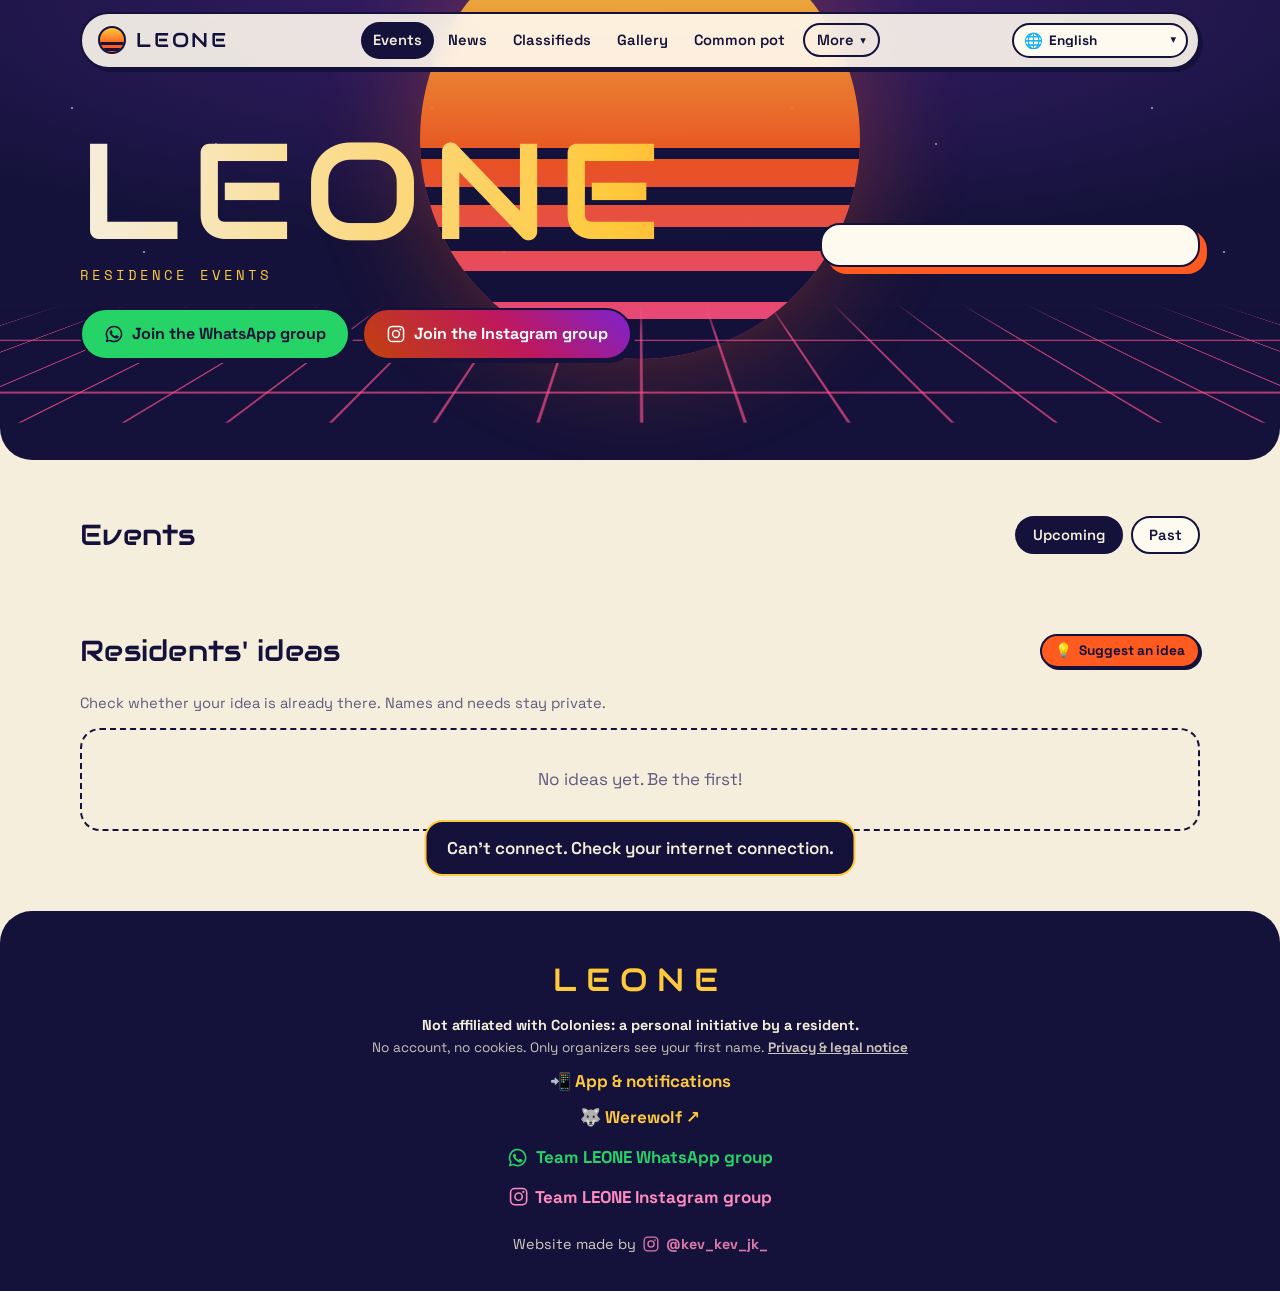
<file: index.html>
<!doctype html>
<html lang="fr">
<head>
  <meta charset="utf-8">
  <meta name="viewport" content="width=device-width, initial-scale=1">
  <meta http-equiv="Content-Security-Policy" content="default-src 'self'; script-src 'self'; style-src 'self' 'unsafe-inline'; font-src 'self'; img-src 'self' data: blob: https://*.supabase.co; connect-src 'self' https://*.supabase.co; base-uri 'none'; form-action 'none'; object-src 'none'">
  <meta name="referrer" content="no-referrer">
  <title>LEONE</title>
  <meta name="description" content="Événements de la résidence LEONE · LEONE residence events">
  <meta name="theme-color" content="#14123a">
  <link rel="manifest" href="manifest.webmanifest">
  <link rel="apple-touch-icon" href="icons/apple-touch-icon.png">
  <meta name="mobile-web-app-capable" content="yes">
  <meta name="apple-mobile-web-app-capable" content="yes">
  <meta name="apple-mobile-web-app-status-bar-style" content="black-translucent">
  <meta name="apple-mobile-web-app-title" content="LEONE">
  <link rel="icon" href="data:image/svg+xml,<svg xmlns='http://www.w3.org/2000/svg' viewBox='0 0 64 64'><defs><linearGradient id='g' x1='0' y1='0' x2='0' y2='1'><stop offset='0' stop-color='%23ffd23f'/><stop offset='1' stop-color='%23ff4f1f'/></linearGradient></defs><circle cx='32' cy='32' r='30' fill='url(%23g)'/><rect x='0' y='36' width='64' height='4' fill='%2314123a'/><rect x='0' y='46' width='64' height='5' fill='%2314123a'/></svg>">
  <link rel="stylesheet" href="css/fonts.css">
  <link rel="stylesheet" href="css/style.css">
</head>
<body>
  <a class="skip" href="#main" data-i18n="skip"></a>

  <header class="topbar" id="topbar">
    <a href="#/" class="logo" aria-label="LEONE">
      <span class="logo-sun" aria-hidden="true"></span>
      <span class="logo-word">LEONE</span>
    </a>
    <nav class="nav" id="nav" data-i18n-aria="nav.label">
      <a href="#/" data-nav="home"><span class="nav-ico" aria-hidden="true">📅</span><span data-i18n="nav.events"></span></a>
      <a href="#/infos" data-nav="infos"><span class="nav-ico" aria-hidden="true">📢</span><span data-i18n="nav.infos"></span></a>
      <a href="#/ads" data-nav="ads"><span class="nav-ico" aria-hidden="true">🤝</span><span data-i18n="nav.ads"></span></a>
      <a href="#/gallery" data-nav="gallery"><span class="nav-ico" aria-hidden="true">📸</span><span data-i18n="nav.gallery"></span></a>
      <a href="#/pot" data-nav="pot"><span class="nav-ico" aria-hidden="true">🪙</span><span data-i18n="nav.pot"></span></a>
      <div class="nav-more">
        <button type="button" class="nav-more-btn" id="moreBtn" aria-expanded="false" aria-controls="moreMenu"><span class="nav-ico" aria-hidden="true">☰</span><span data-i18n="nav.more"></span><span class="caret" aria-hidden="true">▾</span></button>
        <div class="more-menu" id="moreMenu" hidden>
          <a href="#/report" data-nav="report"><span aria-hidden="true">🛠️</span><span data-i18n="nav.report"></span></a>
          <a href="#/polls" data-nav="polls"><span aria-hidden="true">🗳️</span><span data-i18n="nav.polls"></span></a>
          <a href="#/inventory" data-nav="inventory"><span aria-hidden="true">📦</span><span data-i18n="nav.inventory"></span></a>
          <a href="#/guide" data-nav="guide"><span aria-hidden="true">📖</span><span data-i18n="nav.guide"></span></a>
          <a href="https://jk-asfc.github.io/loup-garou/" target="_blank" rel="noopener"><span aria-hidden="true">🐺</span><span data-i18n="nav.werewolf"></span> <span aria-hidden="true">↗</span></a>
          <a href="#/app" data-nav="app"><span aria-hidden="true">📲</span><span data-i18n="nav.app"></span></a>
          <a href="#/admin" data-nav="admin"><span aria-hidden="true">🔐</span><span data-i18n="nav.admin"></span></a>
        </div>
      </div>
    </nav>
    <div class="top-actions">
      <label class="lang">
        <span class="lang-ico" aria-hidden="true">🌐</span>
        <span class="sr-only" data-i18n="lang.label"></span>
        <select id="langSelect"></select>
      </label>
    </div>
  </header>

  <div class="demo-banner" id="demoBanner" hidden>
    <span data-i18n-html="demo.banner"></span>
    <button class="demo-close" id="demoClose" data-i18n-aria="demo.close">✕</button>
  </div>

  <main id="main">

    <!-- ============ ACCUEIL = LISTE DES ÉVÉNEMENTS ============ -->
    <section class="view" data-view="home">
      <div class="hero">
        <div class="hero-sky" aria-hidden="true">
          <div class="stars"></div>
          <div class="sun"><i></i><i></i><i></i><i></i><i></i></div>
        </div>
        <div class="hero-grid" aria-hidden="true"></div>
        <div class="hero-content">
          <h1 class="hero-title">LEONE</h1>
          <p class="kicker" data-i18n="home.kicker"></p>
          <div class="hero-social"><a class="btn btn-wa wa-link" href="#" target="_blank" rel="noopener noreferrer" hidden><svg class="wa-ico" viewBox="0 0 24 24" aria-hidden="true" focusable="false"><path fill="currentColor" d="M12 2a10 10 0 0 0-8.6 15.1L2 22l5-1.3A10 10 0 1 0 12 2Zm0 18.2a8.2 8.2 0 0 1-4.2-1.2l-.3-.2-3 .8.8-2.9-.2-.3A8.2 8.2 0 1 1 12 20.2Zm4.5-6.1c-.2-.1-1.5-.7-1.7-.8s-.4-.1-.6.1-.7.8-.8 1-.3.2-.5.1a6.7 6.7 0 0 1-3.3-2.9c-.3-.4.3-.4.7-1.4a.5.5 0 0 0 0-.4l-.8-1.8c-.2-.5-.4-.4-.6-.4h-.5a1 1 0 0 0-.7.3 3 3 0 0 0-.9 2.2 5.2 5.2 0 0 0 1.1 2.7 11.8 11.8 0 0 0 4.5 4c1.7.7 2.3.8 3.2.6a2.7 2.7 0 0 0 1.8-1.3 2.2 2.2 0 0 0 .2-1.3c-.1-.1-.3-.2-.5-.3Z"/></svg><span data-i18n="wa.join"></span></a><a class="btn btn-ig ig-link" href="#" target="_blank" rel="noopener noreferrer" hidden><svg class="wa-ico" viewBox="0 0 24 24" aria-hidden="true" focusable="false"><path fill="currentColor" d="M12 7a5 5 0 1 0 0 10 5 5 0 0 0 0-10Zm0 8.2a3.2 3.2 0 1 1 0-6.4 3.2 3.2 0 0 1 0 6.4ZM17.3 5.5a1.2 1.2 0 1 0 0 2.4 1.2 1.2 0 0 0 0-2.4ZM16.5 2h-9A5.5 5.5 0 0 0 2 7.5v9A5.5 5.5 0 0 0 7.5 22h9a5.5 5.5 0 0 0 5.5-5.5v-9A5.5 5.5 0 0 0 16.5 2Zm3.7 14.5a3.7 3.7 0 0 1-3.7 3.7h-9a3.7 3.7 0 0 1-3.7-3.7v-9a3.7 3.7 0 0 1 3.7-3.7h9a3.7 3.7 0 0 1 3.7 3.7Z"/></svg><span data-i18n="ig.join"></span></a></div>
        </div>
        <aside class="next-card" id="nextCard" aria-live="polite"></aside>
      </div>

      <section class="block">
        <div id="homeNotices"></div>
        <div id="homePolls"></div>
        <div class="list-head">
          <h2 data-i18n="home.title"></h2>
          <div class="filters" id="filters" role="tablist" data-i18n-aria="filter.aria">
            <button class="chip is-active" data-filter="upcoming" role="tab" aria-selected="true" data-i18n="filter.upcoming"></button>
            <button class="chip" data-filter="past" role="tab" aria-selected="false" data-i18n="filter.past"></button>
          </div>
        </div>
        <div class="cards" id="eventList"></div>
      </section>

      <section class="block ideas-block" id="ideas" aria-labelledby="ideasTitle">
        <div class="list-head">
          <h2 id="ideasTitle" data-i18n="prop.homeTitle"></h2>
          <button type="button" class="btn btn-primary btn-sm" id="ideaToggle" aria-expanded="false" aria-controls="propMain">💡 <span data-i18n="prop.cta"></span></button>
        </div>
        <div id="propMain" hidden></div>
        <div id="propList" aria-live="polite"></div>
      </section>
    </section>

    <!-- ============ DÉTAIL ÉVÉNEMENT ============ -->
    <section class="view" data-view="event" hidden>
      <div id="eventDetail"></div>
    </section>

    <!-- ============ POT COMMUN ============ -->
    <section class="view" data-view="pot" hidden>
      <div class="page-head">
        <h1 data-i18n="pot.title"></h1>
      </div>
      <div class="block" id="potRoot"></div>
    </section>

    <!-- ============ INFOS ============ -->
    <section class="view" data-view="infos" hidden>
      <div class="page-head">
        <h1 data-i18n="infos.title"></h1>
        <p class="lead" data-i18n="infos.lead"></p>
      </div>
      <div class="block narrow" id="infosRoot"></div>
    </section>

    <!-- ============ INVENTAIRE ============ -->
    <section class="view" data-view="inventory" hidden>
      <div class="page-head">
        <h1 data-i18n="inv.title"></h1>
        <p class="lead" data-i18n="inv.lead"></p>
      </div>
      <div class="block" id="inventoryRoot"></div>
    </section>

    <!-- ============ MODE D'EMPLOI ============ -->
    <section class="view" data-view="guide" hidden>
      <div class="page-head">
        <h1 data-i18n="guide.title"></h1>
      </div>
      <div class="block" id="guideRoot"></div>
    </section>

    <!-- ============ PETITES ANNONCES ============ -->
    <section class="view" data-view="gallery" hidden>
      <div class="page-head"><h1 data-i18n="nav.gallery"></h1><p class="lead" data-i18n="galp.lead"></p></div>
      <div class="block" id="galleryRoot"></div>
    </section>

    <section class="view" data-view="ads" hidden>
      <div class="page-head"><h1 data-i18n="ads.title"></h1><p class="lead" data-i18n="ads.lead"></p></div>
      <div class="block" id="adsRoot"></div>
    </section>

    <!-- ============ SIGNALER UN PROBLÈME ============ -->
    <!-- ============ CONFIDENTIALITÉ & MENTIONS LÉGALES ============ -->
    <section class="view" data-view="legal" hidden>
      <div class="page-head"><h1 data-i18n="legal.title"></h1></div>
      <div class="block narrow" id="legalRoot"></div>
    </section>

    <section class="view" data-view="report" hidden>
      <div class="page-head"><h1 data-i18n="rep.title"></h1><p class="lead" data-i18n="sup.lead"></p></div>
      <div class="block" id="reportRoot"></div>
    </section>

    <!-- ============ SONDAGES ============ -->
    <section class="view" data-view="polls" hidden>
      <div class="page-head"><h1 data-i18n="poll.title"></h1><p class="lead" data-i18n="poll.lead"></p></div>
      <div class="block" id="pollsRoot"></div>
    </section>

    <!-- ============ APPLI & NOTIFICATIONS ============ -->
    <section class="view" data-view="app" hidden>
      <div class="page-head"><h1 data-i18n="app.title"></h1><p class="lead" data-i18n="app.lead"></p></div>
      <div class="block" id="appRoot"></div>
    </section>

    <!-- ============ ORGANISER ============ -->
    <section class="view" data-view="admin" hidden>
      <div class="page-head">
        <h1 data-i18n="admin.title"></h1>
      </div>
      <div class="block" id="adminRoot"></div>
    </section>

  </main>

  <footer class="footer">
    <p class="footer-logo">LEONE</p>
    <p class="footer-aff" data-i18n="footer.notAffiliated"></p>
    <p class="footer-privacy"><span data-i18n="footer.privacy2"></span> <a href="#/legal" data-i18n="footer.legal"></a></p>
    <p class="footer-app"><a href="#/app">📲 <span data-i18n="nav.app"></span></a></p>
    <p class="footer-app"><a href="https://jk-asfc.github.io/loup-garou/" target="_blank" rel="noopener">🐺 <span data-i18n="nav.werewolf"></span> ↗</a></p>
    <p class="footer-wa"><a class="wa-link" href="#" target="_blank" rel="noopener noreferrer" hidden><svg class="wa-ico" viewBox="0 0 24 24" aria-hidden="true" focusable="false"><path fill="currentColor" d="M12 2a10 10 0 0 0-8.6 15.1L2 22l5-1.3A10 10 0 1 0 12 2Zm0 18.2a8.2 8.2 0 0 1-4.2-1.2l-.3-.2-3 .8.8-2.9-.2-.3A8.2 8.2 0 1 1 12 20.2Zm4.5-6.1c-.2-.1-1.5-.7-1.7-.8s-.4-.1-.6.1-.7.8-.8 1-.3.2-.5.1a6.7 6.7 0 0 1-3.3-2.9c-.3-.4.3-.4.7-1.4a.5.5 0 0 0 0-.4l-.8-1.8c-.2-.5-.4-.4-.6-.4h-.5a1 1 0 0 0-.7.3 3 3 0 0 0-.9 2.2 5.2 5.2 0 0 0 1.1 2.7 11.8 11.8 0 0 0 4.5 4c1.7.7 2.3.8 3.2.6a2.7 2.7 0 0 0 1.8-1.3 2.2 2.2 0 0 0 .2-1.3c-.1-.1-.3-.2-.5-.3Z"/></svg><span data-i18n="wa.footer"></span></a></p>
    <p class="footer-ig"><a class="ig-link" href="#" target="_blank" rel="noopener noreferrer" hidden><svg class="wa-ico" viewBox="0 0 24 24" aria-hidden="true" focusable="false"><path fill="currentColor" d="M12 7a5 5 0 1 0 0 10 5 5 0 0 0 0-10Zm0 8.2a3.2 3.2 0 1 1 0-6.4 3.2 3.2 0 0 1 0 6.4ZM17.3 5.5a1.2 1.2 0 1 0 0 2.4 1.2 1.2 0 0 0 0-2.4ZM16.5 2h-9A5.5 5.5 0 0 0 2 7.5v9A5.5 5.5 0 0 0 7.5 22h9a5.5 5.5 0 0 0 5.5-5.5v-9A5.5 5.5 0 0 0 16.5 2Zm3.7 14.5a3.7 3.7 0 0 1-3.7 3.7h-9a3.7 3.7 0 0 1-3.7-3.7v-9a3.7 3.7 0 0 1 3.7-3.7h9a3.7 3.7 0 0 1 3.7 3.7Z"/></svg><span data-i18n="ig.footer"></span></a></p>
    <p class="footer-credit" id="creditLine" hidden><span data-i18n="credit.by"></span> <a class="ig-credit" id="creditLink" href="#" target="_blank" rel="noopener noreferrer"><svg class="wa-ico" viewBox="0 0 24 24" aria-hidden="true" focusable="false"><path fill="currentColor" d="M12 7a5 5 0 1 0 0 10 5 5 0 0 0 0-10Zm0 8.2a3.2 3.2 0 1 1 0-6.4 3.2 3.2 0 0 1 0 6.4ZM17.3 5.5a1.2 1.2 0 1 0 0 2.4 1.2 1.2 0 0 0 0-2.4ZM16.5 2h-9A5.5 5.5 0 0 0 2 7.5v9A5.5 5.5 0 0 0 7.5 22h9a5.5 5.5 0 0 0 5.5-5.5v-9A5.5 5.5 0 0 0 16.5 2Zm3.7 14.5a3.7 3.7 0 0 1-3.7 3.7h-9a3.7 3.7 0 0 1-3.7-3.7v-9a3.7 3.7 0 0 1 3.7-3.7h9a3.7 3.7 0 0 1 3.7 3.7Z"/></svg><span id="creditName"></span></a></p>
  </footer>

  <div class="toast" id="toast" role="status" aria-live="polite"></div>

  <script src="js/config.js"></script>
  <script src="js/i18n.js"></script>
  <script src="js/guide-seed.js"></script>
  <script src="js/store.js"></script>
  <script src="js/residence.js"></script>
  <script src="js/community.js"></script>
  <script src="js/legal.js"></script>
  <script src="js/app.js"></script>
</body>
</html>
</file>
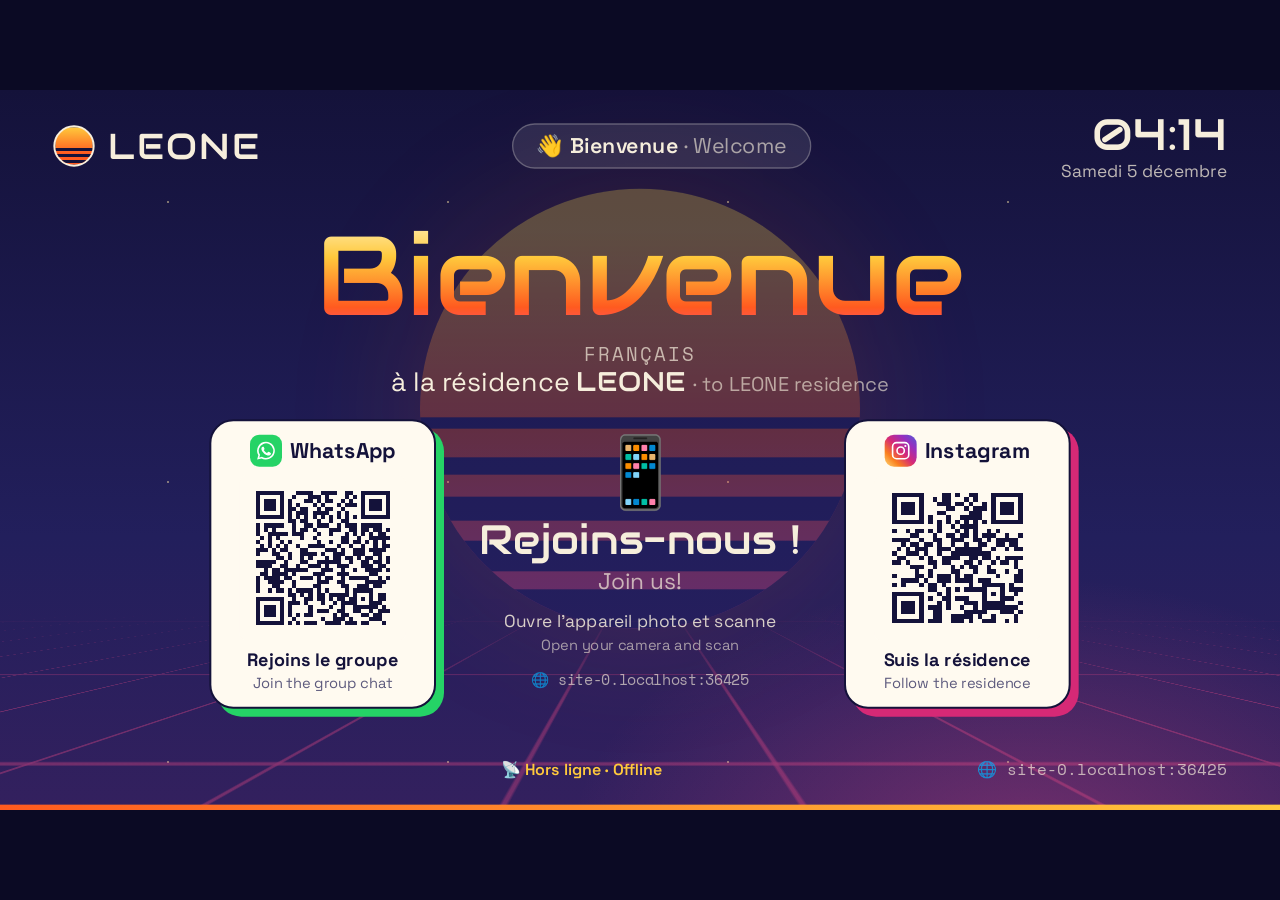
<file: tv.html>
<!doctype html>
<html lang="fr">
<head>
  <meta charset="utf-8">
  <meta name="viewport" content="width=device-width, initial-scale=1, minimum-scale=1, maximum-scale=1, user-scalable=no">
  <meta http-equiv="Content-Security-Policy" content="default-src 'self'; script-src 'self'; style-src 'self' 'unsafe-inline'; font-src 'self'; img-src 'self' data: blob: https://*.supabase.co; connect-src 'self' https://*.supabase.co; base-uri 'none'; form-action 'none'; object-src 'none'">
  <meta name="referrer" content="no-referrer">
  <meta name="robots" content="noindex">
  <title>LEONE · TV</title>
  <meta name="theme-color" content="#14123a">
  <link rel="icon" href="data:image/svg+xml,<svg xmlns='http://www.w3.org/2000/svg' viewBox='0 0 64 64'><defs><linearGradient id='g' x1='0' y1='0' x2='0' y2='1'><stop offset='0' stop-color='%23ffd23f'/><stop offset='1' stop-color='%23ff4f1f'/></linearGradient></defs><circle cx='32' cy='32' r='30' fill='url(%23g)'/><rect x='0' y='36' width='64' height='4' fill='%2314123a'/><rect x='0' y='46' width='64' height='5' fill='%2314123a'/></svg>">
  <link rel="stylesheet" href="css/fonts.css">
  <link rel="stylesheet" href="css/tv.css">
</head>
<body class="tv">
  <!-- Écran « carrousel d'infos » pour la TV de la salle commune.
       Plein écran 1920×1080, mis à l'échelle de l'écran, sans menu ni clic.
       Télécommande : ◀ ▶ diapo précédente / suivante, OK = pause. -->
  <div class="tv-stage" id="stage">
    <div class="tv-sky" aria-hidden="true">
      <div class="tv-stars"></div>
      <div class="tv-sun"><i></i><i></i><i></i><i></i><i></i></div>
      <div class="tv-floor"><div class="tv-grid"></div></div>
    </div>

    <header class="tv-top">
      <div class="tv-logo"><span class="tv-logo-sun" aria-hidden="true"></span><span class="tv-logo-word">LEONE</span></div>
      <div class="tv-chip" id="tvChip"></div>
      <div class="tv-clock"><strong id="tvTime">--:--</strong><span id="tvDate"></span></div>
    </header>

    <main class="tv-slides" id="slides"></main>

    <footer class="tv-bottom">
      <div class="tv-dots" id="tvDots"></div>
      <div class="tv-status" id="tvStatus"></div>
      <div class="tv-url" id="tvUrl"></div>
    </footer>
    <div class="tv-progress" aria-hidden="true"><i id="tvProgress"></i></div>
  </div>
  <!-- voile sombre : luminosité réduite quand personne ne touche la télécommande -->
  <div class="tv-dim" id="tvDim" aria-hidden="true"></div>

  <script src="js/config.js"></script>
  <script src="js/store.js"></script>
  <script src="js/qr.js"></script>
  <script src="js/tv.js"></script>
</body>
</html>
</file>
<file: css/fonts.css>
/* Polices hébergées sur le site (aucun appel à Google) — licence SIL OFL 1.1, voir fonts/LICENSE-*.txt */
@font-face {
  font-family: 'Audiowide';
  font-style: normal;
  font-display: swap;
  font-weight: 400;
  src: url(../fonts/audiowide-latin-ext-400-normal.woff2) format('woff2');
  unicode-range: U+0100-02BA,U+02BD-02C5,U+02C7-02CC,U+02CE-02D7,U+02DD-02FF,U+0304,U+0308,U+0329,U+1D00-1DBF,U+1E00-1E9F,U+1EF2-1EFF,U+2020,U+20A0-20AB,U+20AD-20C0,U+2113,U+2C60-2C7F,U+A720-A7FF;
}
@font-face {
  font-family: 'Audiowide';
  font-style: normal;
  font-display: swap;
  font-weight: 400;
  src: url(../fonts/audiowide-latin-400-normal.woff2) format('woff2');
  unicode-range: U+0000-00FF,U+0131,U+0152-0153,U+02BB-02BC,U+02C6,U+02DA,U+02DC,U+0304,U+0308,U+0329,U+2000-206F,U+20AC,U+2122,U+2191,U+2193,U+2212,U+2215,U+FEFF,U+FFFD;
}
@font-face {
  font-family: 'Space Grotesk';
  font-style: normal;
  font-display: swap;
  font-weight: 400;
  src: url(../fonts/space-grotesk-vietnamese-400-normal.woff2) format('woff2');
  unicode-range: U+0102-0103,U+0110-0111,U+0128-0129,U+0168-0169,U+01A0-01A1,U+01AF-01B0,U+0300-0301,U+0303-0304,U+0308-0309,U+0323,U+0329,U+1EA0-1EF9,U+20AB;
}
@font-face {
  font-family: 'Space Grotesk';
  font-style: normal;
  font-display: swap;
  font-weight: 400;
  src: url(../fonts/space-grotesk-latin-ext-400-normal.woff2) format('woff2');
  unicode-range: U+0100-02BA,U+02BD-02C5,U+02C7-02CC,U+02CE-02D7,U+02DD-02FF,U+0304,U+0308,U+0329,U+1D00-1DBF,U+1E00-1E9F,U+1EF2-1EFF,U+2020,U+20A0-20AB,U+20AD-20C0,U+2113,U+2C60-2C7F,U+A720-A7FF;
}
@font-face {
  font-family: 'Space Grotesk';
  font-style: normal;
  font-display: swap;
  font-weight: 400;
  src: url(../fonts/space-grotesk-latin-400-normal.woff2) format('woff2');
  unicode-range: U+0000-00FF,U+0131,U+0152-0153,U+02BB-02BC,U+02C6,U+02DA,U+02DC,U+0304,U+0308,U+0329,U+2000-206F,U+20AC,U+2122,U+2191,U+2193,U+2212,U+2215,U+FEFF,U+FFFD;
}
@font-face {
  font-family: 'Space Grotesk';
  font-style: normal;
  font-display: swap;
  font-weight: 500;
  src: url(../fonts/space-grotesk-vietnamese-500-normal.woff2) format('woff2');
  unicode-range: U+0102-0103,U+0110-0111,U+0128-0129,U+0168-0169,U+01A0-01A1,U+01AF-01B0,U+0300-0301,U+0303-0304,U+0308-0309,U+0323,U+0329,U+1EA0-1EF9,U+20AB;
}
@font-face {
  font-family: 'Space Grotesk';
  font-style: normal;
  font-display: swap;
  font-weight: 500;
  src: url(../fonts/space-grotesk-latin-ext-500-normal.woff2) format('woff2');
  unicode-range: U+0100-02BA,U+02BD-02C5,U+02C7-02CC,U+02CE-02D7,U+02DD-02FF,U+0304,U+0308,U+0329,U+1D00-1DBF,U+1E00-1E9F,U+1EF2-1EFF,U+2020,U+20A0-20AB,U+20AD-20C0,U+2113,U+2C60-2C7F,U+A720-A7FF;
}
@font-face {
  font-family: 'Space Grotesk';
  font-style: normal;
  font-display: swap;
  font-weight: 500;
  src: url(../fonts/space-grotesk-latin-500-normal.woff2) format('woff2');
  unicode-range: U+0000-00FF,U+0131,U+0152-0153,U+02BB-02BC,U+02C6,U+02DA,U+02DC,U+0304,U+0308,U+0329,U+2000-206F,U+20AC,U+2122,U+2191,U+2193,U+2212,U+2215,U+FEFF,U+FFFD;
}
@font-face {
  font-family: 'Space Grotesk';
  font-style: normal;
  font-display: swap;
  font-weight: 600;
  src: url(../fonts/space-grotesk-vietnamese-600-normal.woff2) format('woff2');
  unicode-range: U+0102-0103,U+0110-0111,U+0128-0129,U+0168-0169,U+01A0-01A1,U+01AF-01B0,U+0300-0301,U+0303-0304,U+0308-0309,U+0323,U+0329,U+1EA0-1EF9,U+20AB;
}
@font-face {
  font-family: 'Space Grotesk';
  font-style: normal;
  font-display: swap;
  font-weight: 600;
  src: url(../fonts/space-grotesk-latin-ext-600-normal.woff2) format('woff2');
  unicode-range: U+0100-02BA,U+02BD-02C5,U+02C7-02CC,U+02CE-02D7,U+02DD-02FF,U+0304,U+0308,U+0329,U+1D00-1DBF,U+1E00-1E9F,U+1EF2-1EFF,U+2020,U+20A0-20AB,U+20AD-20C0,U+2113,U+2C60-2C7F,U+A720-A7FF;
}
@font-face {
  font-family: 'Space Grotesk';
  font-style: normal;
  font-display: swap;
  font-weight: 600;
  src: url(../fonts/space-grotesk-latin-600-normal.woff2) format('woff2');
  unicode-range: U+0000-00FF,U+0131,U+0152-0153,U+02BB-02BC,U+02C6,U+02DA,U+02DC,U+0304,U+0308,U+0329,U+2000-206F,U+20AC,U+2122,U+2191,U+2193,U+2212,U+2215,U+FEFF,U+FFFD;
}
@font-face {
  font-family: 'Space Grotesk';
  font-style: normal;
  font-display: swap;
  font-weight: 700;
  src: url(../fonts/space-grotesk-vietnamese-700-normal.woff2) format('woff2');
  unicode-range: U+0102-0103,U+0110-0111,U+0128-0129,U+0168-0169,U+01A0-01A1,U+01AF-01B0,U+0300-0301,U+0303-0304,U+0308-0309,U+0323,U+0329,U+1EA0-1EF9,U+20AB;
}
@font-face {
  font-family: 'Space Grotesk';
  font-style: normal;
  font-display: swap;
  font-weight: 700;
  src: url(../fonts/space-grotesk-latin-ext-700-normal.woff2) format('woff2');
  unicode-range: U+0100-02BA,U+02BD-02C5,U+02C7-02CC,U+02CE-02D7,U+02DD-02FF,U+0304,U+0308,U+0329,U+1D00-1DBF,U+1E00-1E9F,U+1EF2-1EFF,U+2020,U+20A0-20AB,U+20AD-20C0,U+2113,U+2C60-2C7F,U+A720-A7FF;
}
@font-face {
  font-family: 'Space Grotesk';
  font-style: normal;
  font-display: swap;
  font-weight: 700;
  src: url(../fonts/space-grotesk-latin-700-normal.woff2) format('woff2');
  unicode-range: U+0000-00FF,U+0131,U+0152-0153,U+02BB-02BC,U+02C6,U+02DA,U+02DC,U+0304,U+0308,U+0329,U+2000-206F,U+20AC,U+2122,U+2191,U+2193,U+2212,U+2215,U+FEFF,U+FFFD;
}
@font-face {
  font-family: 'Space Mono';
  font-style: normal;
  font-display: swap;
  font-weight: 400;
  src: url(../fonts/space-mono-vietnamese-400-normal.woff2) format('woff2');
  unicode-range: U+0102-0103,U+0110-0111,U+0128-0129,U+0168-0169,U+01A0-01A1,U+01AF-01B0,U+0300-0301,U+0303-0304,U+0308-0309,U+0323,U+0329,U+1EA0-1EF9,U+20AB;
}
@font-face {
  font-family: 'Space Mono';
  font-style: normal;
  font-display: swap;
  font-weight: 400;
  src: url(../fonts/space-mono-latin-ext-400-normal.woff2) format('woff2');
  unicode-range: U+0100-02BA,U+02BD-02C5,U+02C7-02CC,U+02CE-02D7,U+02DD-02FF,U+0304,U+0308,U+0329,U+1D00-1DBF,U+1E00-1E9F,U+1EF2-1EFF,U+2020,U+20A0-20AB,U+20AD-20C0,U+2113,U+2C60-2C7F,U+A720-A7FF;
}
@font-face {
  font-family: 'Space Mono';
  font-style: normal;
  font-display: swap;
  font-weight: 400;
  src: url(../fonts/space-mono-latin-400-normal.woff2) format('woff2');
  unicode-range: U+0000-00FF,U+0131,U+0152-0153,U+02BB-02BC,U+02C6,U+02DA,U+02DC,U+0304,U+0308,U+0329,U+2000-206F,U+20AC,U+2122,U+2191,U+2193,U+2212,U+2215,U+FEFF,U+FFFD;
}
@font-face {
  font-family: 'Space Mono';
  font-style: normal;
  font-display: swap;
  font-weight: 700;
  src: url(../fonts/space-mono-vietnamese-700-normal.woff2) format('woff2');
  unicode-range: U+0102-0103,U+0110-0111,U+0128-0129,U+0168-0169,U+01A0-01A1,U+01AF-01B0,U+0300-0301,U+0303-0304,U+0308-0309,U+0323,U+0329,U+1EA0-1EF9,U+20AB;
}
@font-face {
  font-family: 'Space Mono';
  font-style: normal;
  font-display: swap;
  font-weight: 700;
  src: url(../fonts/space-mono-latin-ext-700-normal.woff2) format('woff2');
  unicode-range: U+0100-02BA,U+02BD-02C5,U+02C7-02CC,U+02CE-02D7,U+02DD-02FF,U+0304,U+0308,U+0329,U+1D00-1DBF,U+1E00-1E9F,U+1EF2-1EFF,U+2020,U+20A0-20AB,U+20AD-20C0,U+2113,U+2C60-2C7F,U+A720-A7FF;
}
@font-face {
  font-family: 'Space Mono';
  font-style: normal;
  font-display: swap;
  font-weight: 700;
  src: url(../fonts/space-mono-latin-700-normal.woff2) format('woff2');
  unicode-range: U+0000-00FF,U+0131,U+0152-0153,U+02BB-02BC,U+02C6,U+02DA,U+02DC,U+0304,U+0308,U+0329,U+2000-206F,U+20AC,U+2122,U+2191,U+2193,U+2212,U+2215,U+FEFF,U+FFFD;
}
</file>
<file: css/style.css>
/* =============================================================
   LEONE — style rétro-futuriste épuré
   ============================================================= */
:root {
  --ink: #14123a;
  --ink-2: #221f5c;
  --cream: #f6eedc;
  --cream-2: #efe3c8;
  --paper: #fffaf0;
  --orange: #ff5a1f;
  --sun: #ffc93c;
  --pink: #ff4f8b;
  --teal: #19b5a5;
  --violet: #7b5cff;
  --blue-fr: #1d3fbb;
  --red-fr: #e63946;
  --muted: #5d5a7d;
  --line: rgba(20, 18, 58, .14);

  --f-display: "Audiowide", "Trebuchet MS", sans-serif;
  --f-body: "Space Grotesk", system-ui, -apple-system, "Segoe UI", sans-serif;
  --f-mono: "Space Mono", ui-monospace, monospace;

  --radius: 20px;
  --radius-lg: 32px;
  --shadow: 5px 5px 0 var(--ink);
  --shadow-sm: 3px 3px 0 var(--ink);
  --ease: cubic-bezier(.2, .8, .2, 1);
  --maxw: 1120px;
}

*, *::before, *::after { box-sizing: border-box; }
html { scroll-behavior: smooth; -webkit-text-size-adjust: 100%; }
html, body { overflow-x: clip; }
body {
  margin: 0;
  font-family: var(--f-body);
  font-size: 17px;
  line-height: 1.55;
  color: var(--ink);
  background: var(--cream);
}
a { color: inherit; }
h1, h2, h3 { font-family: var(--f-display); font-weight: 400; line-height: 1.1; margin: 0 0 .5em; letter-spacing: .01em; }
h1 { font-size: clamp(2.2rem, 5vw, 3.6rem); }
h2 { font-size: clamp(1.4rem, 3vw, 1.8rem); }
h3 { font-size: 1.2rem; }
p { margin: 0 0 1em; }
code { font-family: var(--f-mono); font-size: .9em; background: rgba(20,18,58,.08); padding: .1em .35em; border-radius: 6px; }
:focus-visible { outline: 3px solid var(--orange); outline-offset: 3px; }
[hidden] { display: none !important; }

/* lien d'évitement : caché au-dessus de l'écran (fonctionne aussi de droite à gauche) */
.skip { position: absolute; inset-inline-start: 8px; top: 8px; z-index: 1000; background: var(--ink); color: var(--cream); padding: 8px 14px; border-radius: 10px; transform: translateY(-300%); }
.skip:focus { transform: none; }

/* ---------------- Header ---------------- */
.topbar {
  position: fixed; top: 12px; left: 0; right: 0; margin: 0 auto;
  width: min(calc(100% - 24px), var(--maxw));
  z-index: 50;
  display: flex; align-items: center; justify-content: space-between; gap: 12px;
  padding: 8px 10px 8px 16px;
  background: rgba(255, 250, 240, .9);
  backdrop-filter: blur(12px); -webkit-backdrop-filter: blur(12px);
  border: 2px solid var(--ink);
  border-radius: 999px;
  box-shadow: var(--shadow-sm);
  transition: transform .4s var(--ease);
}
@media (min-width: 761px) { .topbar.is-hidden { transform: translateY(-140%); } }
.logo { display: flex; align-items: center; gap: 10px; text-decoration: none; }
.logo-sun {
  width: 28px; height: 28px; border-radius: 50%;
  background: linear-gradient(180deg, var(--sun), var(--orange) 70%);
  position: relative; overflow: hidden; border: 2px solid var(--ink);
}
.logo-sun::after {
  content: ""; position: absolute; left: 0; right: 0; top: 55%; height: 100%;
  background: repeating-linear-gradient(180deg, var(--ink) 0 3px, transparent 3px 6px);
}
.logo-word { font-family: var(--f-display); font-size: 1.25rem; letter-spacing: .14em; }
.top-actions { display: flex; align-items: center; gap: 8px; }
.nav-admin {
  text-decoration: none; font-weight: 600; font-size: .92rem;
  padding: 7px 14px; border-radius: 999px; border: 2px solid var(--ink); transition: background .2s;
}
.nav-admin:hover { background: var(--cream-2); }
.nav-admin.is-active { background: var(--orange); }
.lang { display: flex; border: 2px solid var(--ink); border-radius: 999px; overflow: hidden; background: var(--paper); }
.lang button { border: 0; background: transparent; color: var(--ink); font: 700 .8rem/1 var(--f-mono); padding: 9px 10px; cursor: pointer; transition: background .2s; }
.lang button:hover { background: var(--cream-2); }
.lang button.is-active { background: var(--sun); }
.lang button + button { border-left: 2px solid var(--ink); }
/* menu de langue (select natif, accessible au clavier et aux lecteurs d'écran) */
label.lang { position: relative; display: flex; align-items: center; gap: 4px; padding-inline-start: 10px; cursor: pointer; }
label.lang:focus-within { outline: 3px solid var(--orange); outline-offset: 2px; }
.lang-ico { font-size: .95rem; line-height: 1; }
.lang select {
  appearance: none; -webkit-appearance: none; border: 0; background: transparent; cursor: pointer;
  font: 700 .85rem/1 var(--f-body); color: var(--ink); padding: 9px 26px 9px 2px; max-width: 10.5em;
  text-overflow: ellipsis;
}
.lang select:focus { outline: none; }
label.lang::after { content: "▾"; position: absolute; inset-inline-end: 10px; top: 50%; transform: translateY(-50%); font-size: .7rem; pointer-events: none; }
[dir="rtl"] .lang select { padding: 9px 2px 9px 26px; }
/* écriture de droite à gauche (arabe) */
[dir="rtl"] .back, [dir="rtl"] .card-foot span[aria-hidden] { transform: scaleX(-1); display: inline-block; }
[dir="rtl"] .back { transform: none; }
[dir="rtl"] .hero-content, [dir="rtl"] .page-head { text-align: right; }
/* contenu écrit par les organisateurs (FR/EN) dans une page arabe : sens d'écriture selon le texte */
[dir="rtl"] :is(.desc, .event-hero-inner h1, .card-body h3, .next-card h3, .notice-card h3, .notice-body, .home-notice, .ledger-label, .need-label, .bring-item .lbl, .idea, .inv-name, .person-brings, .card-meta) { unicode-bidi: plaintext; }

.demo-banner {
  position: fixed; bottom: 14px; left: 14px; z-index: 40; max-width: 340px;
  background: var(--sun); border: 2px solid var(--ink); border-radius: 14px; box-shadow: var(--shadow-sm);
  padding: 10px 38px 10px 14px; font-size: .8rem; line-height: 1.4;
}
.demo-close { position: absolute; top: 6px; right: 6px; width: 26px; height: 26px; border-radius: 50%; border: 2px solid var(--ink); background: var(--paper); cursor: pointer; font-weight: 700; line-height: 1; padding: 0; color: var(--ink); }

/* ---------------- Boutons ---------------- */
.btn {
  --bg: var(--paper); --fg: var(--ink);
  display: inline-flex; align-items: center; gap: .5em; justify-content: center;
  font: 700 1rem/1 var(--f-body); text-decoration: none; cursor: pointer;
  padding: 14px 22px; border-radius: 999px; border: 2px solid var(--ink);
  background: var(--bg); color: var(--fg); box-shadow: var(--shadow-sm);
  transition: transform .2s var(--ease), box-shadow .2s var(--ease);
}
.btn:hover { transform: translate(-2px, -2px); box-shadow: 5px 5px 0 var(--ink); }
.btn:active { transform: translate(2px, 2px); box-shadow: 0 0 0 var(--ink); }
.btn-primary { --bg: var(--orange); }
.btn-dark { --bg: var(--ink); --fg: var(--cream); }
.hero-social { display: flex; flex-wrap: wrap; gap: 12px; margin-top: 22px; }
.btn-wa { --bg: #25d366; --fg: var(--ink); }
.btn-ig { --bg: linear-gradient(45deg, #c2410c, #be185d 55%, #7e22ce); --fg: #fff; }
.wa-ico { width: 1.25em; height: 1.25em; flex: none; }
.footer-wa { margin: 14px 0 0; }
.footer-wa a { display: inline-flex; align-items: center; gap: 8px; color: #25d366; font-weight: 700; text-decoration: none; }
.footer-wa a:hover { text-decoration: underline; }
.footer-ig { margin: 8px 0 0; }
.footer-ig a, .ig-credit { display: inline-flex; align-items: center; gap: 6px; color: #ff8ac0; font-weight: 700; text-decoration: none; }
.footer-ig a:hover, .ig-credit:hover { text-decoration: underline; }
.footer-credit { margin: 18px 0 0; font-size: .9rem; opacity: .85; display: flex; flex-wrap: wrap; align-items: center; justify-content: center; gap: 6px; }
.btn-sm { padding: 8px 13px; font-size: .85rem; box-shadow: 2px 2px 0 var(--ink); }
.btn-danger { --bg: #ffd9d4; }
.btn[disabled] { opacity: .5; pointer-events: none; }
.btn-row { display: flex; gap: 8px 12px; flex-wrap: wrap; margin-top: 12px; }
.form > .btn-row { margin-top: 0; }

/* ---------------- Hero (compact) ---------------- */
.hero {
  position: relative; overflow: hidden;
  background: radial-gradient(120% 90% at 50% 0%, #3a1f6e 0%, var(--ink) 60%);
  color: var(--cream);
  display: grid; grid-template-columns: 1fr minmax(280px, 380px); align-items: center; gap: 32px;
  padding: 120px max(20px, calc((100% - var(--maxw)) / 2)) 90px;
  border-radius: 0 0 var(--radius-lg) var(--radius-lg);
  min-height: 460px;
}
.hero-sky { position: absolute; inset: 0; pointer-events: none; }
.stars {
  position: absolute; inset: 0;
  background-image:
    radial-gradient(1.5px 1.5px at 20% 30%, #fff 50%, transparent 51%),
    radial-gradient(1px 1px at 70% 20%, #fff 50%, transparent 51%),
    radial-gradient(1.5px 1.5px at 40% 70%, #fff 50%, transparent 51%),
    radial-gradient(1px 1px at 85% 55%, #fff 50%, transparent 51%),
    radial-gradient(2px 2px at 60% 40%, #ffe9a8 50%, transparent 51%);
  background-size: 360px 360px;
  opacity: .5; animation: twinkle 6s ease-in-out infinite alternate;
}
@keyframes twinkle { to { opacity: .2; background-position: 20px -30px; } }
.sun {
  position: absolute; left: 50%; bottom: 22%; transform: translateX(-50%);
  width: min(70vw, 440px); aspect-ratio: 1; border-radius: 50%;
  background: linear-gradient(180deg, var(--sun) 10%, var(--orange) 55%, var(--pink) 95%);
  box-shadow: 0 0 120px rgba(255, 90, 31, .4);
  animation: sunrise 1.6s var(--ease) both;
  overflow: hidden; opacity: .9;
}
.sun i { position: absolute; left: 0; right: 0; background: var(--ink); }
.sun i:nth-child(1) { top: 52%; height: 2.5%; } .sun i:nth-child(2) { top: 61%; height: 4%; }
.sun i:nth-child(3) { top: 70%; height: 5.5%; } .sun i:nth-child(4) { top: 80%; height: 7%; }
.sun i:nth-child(5) { top: 91%; height: 9%; }
@keyframes sunrise { from { transform: translate(-50%, 35%); opacity: 0; } }
.hero-grid {
  position: absolute; left: -50%; right: -50%; bottom: 0; height: 34%;
  background-image:
    linear-gradient(rgba(255, 79, 139, .65) 2px, transparent 2px),
    linear-gradient(90deg, rgba(255, 79, 139, .65) 2px, transparent 2px);
  background-size: 64px 64px;
  transform: perspective(360px) rotateX(62deg); transform-origin: top center;
  animation: gridmove 2.4s linear infinite;
  mask-image: linear-gradient(to bottom, transparent, #000 35%);
  -webkit-mask-image: linear-gradient(to bottom, transparent, #000 35%);
}
@keyframes gridmove { to { background-position: 0 64px; } }
.hero-content { position: relative; z-index: 2; }
.hero-title {
  font-size: clamp(3.6rem, 13vw, 8.5rem); line-height: .9; margin: 0 0 12px; letter-spacing: .08em;
  background: linear-gradient(90deg, var(--cream), var(--sun), var(--orange), var(--pink), var(--cream));
  background-size: 300% 100%;
  -webkit-background-clip: text; background-clip: text; color: transparent;
  animation: shimmer 8s linear infinite;
}
@keyframes shimmer { to { background-position: 300% 0; } }
.kicker { font-family: var(--f-mono); text-transform: uppercase; letter-spacing: .22em; font-size: .85rem; color: var(--sun); margin: 0; }

.next-card {
  position: relative; z-index: 2;
  background: var(--paper); color: var(--ink);
  border: 2px solid var(--ink); border-radius: var(--radius);
  box-shadow: 7px 7px 0 var(--orange);
  padding: 20px;
}
.next-card h3 { font-size: 1.3rem; margin: 10px 0 4px; }
.countdown { display: grid; grid-template-columns: repeat(4, 1fr); gap: 6px; margin: 14px 0 16px; }
.countdown div { background: var(--ink); color: var(--sun); border-radius: 12px; text-align: center; padding: 8px 4px; }
.countdown strong { font-family: var(--f-display); font-size: 1.5rem; line-height: 1.1; }
.countdown span { font-family: var(--f-mono); font-size: .7rem; color: var(--cream); margin-left: 2px; }

/* ---------------- Blocks ---------------- */
.block { width: min(calc(100% - 32px), var(--maxw)); margin: 56px auto; }
.list-head { display: flex; flex-wrap: wrap; align-items: center; justify-content: space-between; gap: 12px; margin-bottom: 24px; }
.list-head h2 { margin: 0; }
.eyebrow { font-family: var(--f-mono); text-transform: uppercase; letter-spacing: .18em; font-size: .78rem; color: var(--orange); font-weight: 700; margin: 12px 0 8px; }
.lead { font-size: 1.1rem; color: var(--muted); }
.card-meta { font-size: .92rem; color: var(--muted); margin: 0; }
.notice { background: #fff4d6; border: 2px solid var(--ink); border-radius: 14px; padding: 10px 14px; font-weight: 600; font-size: .92rem; }

.page-head {
  padding: 120px max(16px, calc((100% - var(--maxw)) / 2)) 36px;
  background: linear-gradient(180deg, var(--cream-2), var(--cream));
  border-bottom: 2px solid var(--ink);
}
.page-head h1 { margin: 0; animation: slidein .7s var(--ease) both; }
@keyframes slidein { from { transform: translateY(24px); opacity: 0; } }

/* ---------------- Cartes ---------------- */
.cards { display: grid; grid-template-columns: repeat(auto-fill, minmax(280px, 1fr)); gap: 24px; }
.card {
  --t1: var(--orange); --t2: var(--sun);
  display: flex; flex-direction: column;
  text-decoration: none; background: var(--paper);
  border: 2px solid var(--ink); border-radius: var(--radius); overflow: hidden;
  box-shadow: var(--shadow);
  transition: transform .3s var(--ease), box-shadow .3s var(--ease);
}
.card:hover { transform: translate(-3px, -3px); box-shadow: 8px 8px 0 var(--ink); }
.card-cover {
  position: relative; height: 140px; overflow: hidden;
  background: linear-gradient(135deg, var(--t1), var(--t2));
  border-bottom: 2px solid var(--ink);
  display: grid; place-items: center;
}
.card-cover::before {
  content: ""; position: absolute; inset: 0;
  background: repeating-linear-gradient(180deg, transparent 0 12px, rgba(20, 18, 58, .12) 12px 14px);
}
.card-emoji { font-size: 3.8rem; position: relative; filter: drop-shadow(3px 4px 0 rgba(20, 18, 58, .3)); transition: transform .5s var(--ease); }
.card:hover .card-emoji { transform: scale(1.12) rotate(-8deg); }
.card-date {
  position: absolute; top: 12px; left: 12px; z-index: 1;
  background: var(--paper); border: 2px solid var(--ink); border-radius: 12px;
  text-align: center; padding: 5px 9px; line-height: 1.05; min-width: 54px;
}
.card-date strong { display: block; font-family: var(--f-display); font-size: 1.45rem; }
.card-date span { font-family: var(--f-mono); font-size: .68rem; text-transform: uppercase; }
.card-badge {
  position: absolute; top: 12px; right: 12px; z-index: 1;
  background: var(--teal); color: var(--paper); border: 2px solid var(--ink); border-radius: 999px;
  font: 700 .72rem/1 var(--f-mono); padding: 6px 9px;
}
.card-body { padding: 16px 18px 18px; display: flex; flex-direction: column; gap: 4px; flex: 1; }
.card-body h3 { margin-bottom: 4px; }
.card-foot { margin-top: auto; padding-top: 12px; display: flex; justify-content: space-between; align-items: center; font-weight: 700; }
.card.is-past { filter: grayscale(.8); opacity: .75; }
.going-count { font-weight: 700; font-size: .9rem; }

.tag {
  display: inline-flex; align-items: center; gap: 6px;
  font: 700 .72rem/1 var(--f-mono); text-transform: uppercase; letter-spacing: .1em;
  padding: 6px 10px; border-radius: 999px; border: 2px solid var(--ink); background: var(--cream-2); width: max-content;
}
.tag-live { background: var(--teal); color: var(--paper); }

.th-sunset   { --t1: var(--orange); --t2: var(--sun); }
.th-tricolore{ --t1: var(--blue-fr); --t2: var(--red-fr); }
.th-tricolore .card-cover, .th-tricolore.event-hero { background: linear-gradient(90deg, var(--blue-fr) 0 33.3%, #f4f1ea 33.3% 66.6%, var(--red-fr) 66.6%); }
.th-ocean    { --t1: var(--teal); --t2: var(--violet); }
.th-neon     { --t1: var(--pink); --t2: var(--violet); }
.th-forest   { --t1: #2f9e5b; --t2: #c8e66b; }

.empty { border: 2px dashed var(--ink); border-radius: var(--radius); padding: 36px; text-align: center; color: var(--muted); grid-column: 1 / -1; }

.filters { display: flex; flex-wrap: wrap; gap: 8px; }
.chip {
  font: 600 .92rem var(--f-body); cursor: pointer; padding: 8px 16px; border-radius: 999px;
  border: 2px solid var(--ink); background: var(--paper); color: var(--ink); transition: background .2s, color .2s;
}
.chip:hover { background: var(--sun); }
.chip.is-active { background: var(--ink); color: var(--cream); }

/* ---------------- Page événement ---------------- */
.event-hero {
  --t1: var(--orange); --t2: var(--sun);
  position: relative; overflow: hidden;
  padding: 110px max(16px, calc((100% - var(--maxw)) / 2)) 44px;
  background: linear-gradient(135deg, var(--t1), var(--t2));
  border-bottom: 2px solid var(--ink);
}
.event-hero::before {
  content: ""; position: absolute; inset: 0;
  background: repeating-linear-gradient(180deg, transparent 0 14px, rgba(20, 18, 58, .08) 14px 16px);
}
.event-hero > * { position: relative; }
.event-hero-inner {
  background: var(--paper); border: 2px solid var(--ink); border-radius: var(--radius-lg);
  box-shadow: var(--shadow); padding: clamp(20px, 4vw, 36px); max-width: 820px;
  animation: slidein .7s var(--ease) both;
}
.event-hero-inner h1 { margin-bottom: 0; }
.event-emoji { font-size: 3rem; line-height: 1; display: inline-block; animation: bounce 2.4s ease-in-out infinite; }
@keyframes bounce { 50% { transform: translateY(-8px) rotate(6deg); } }
.back { display: inline-flex; gap: 6px; font-weight: 700; text-decoration: none; margin-bottom: 16px; background: var(--paper); border: 2px solid var(--ink); border-radius: 999px; padding: 6px 14px; }
.event-facts { display: flex; flex-wrap: wrap; gap: 8px; margin: 16px 0 0; }
.fact { padding: 7px 12px; border-radius: 12px; background: var(--cream-2); font-weight: 600; font-size: .92rem; }
.desc { white-space: pre-line; margin: 18px 0 0; color: var(--ink-2); }
.event-layout { display: grid; grid-template-columns: 1.1fr .9fr; gap: 28px; align-items: start; }
.panel { background: var(--paper); border: 2px solid var(--ink); border-radius: var(--radius); padding: clamp(18px, 3vw, 26px); box-shadow: var(--shadow-sm); }
.panel + .panel { margin-top: 24px; }
.sticky { position: sticky; top: 90px; }

.needs { display: grid; gap: 12px; }
.need { display: grid; grid-template-columns: auto 1fr auto; gap: 4px 12px; align-items: center; }
.need-emoji { font-size: 1.4rem; grid-row: span 2; }
.need-label { font-weight: 600; font-size: .95rem; }
.need-count { font-family: var(--f-mono); font-size: .85rem; }
.bar { grid-column: 2 / 4; height: 9px; border-radius: 999px; background: var(--cream-2); border: 1.5px solid var(--ink); overflow: hidden; }
.bar i { display: block; height: 100%; width: 0; background: linear-gradient(90deg, var(--teal), var(--sun)); transition: width 1s var(--ease); }
.need.is-full .bar i { background: var(--teal); }
.need.is-full .need-count::after { content: " ✓"; color: var(--teal); font-weight: 700; }

.people { list-style: none; padding: 0; margin: 0; display: grid; gap: 8px; }
.person { display: flex; gap: 12px; align-items: flex-start; padding: 10px 12px; border-radius: 14px; background: var(--cream); }
.person .av { flex: none; width: 34px; height: 34px; border-radius: 50%; display: grid; place-items: center; color: var(--paper); font-weight: 700; font-size: .85rem; border: 2px solid var(--ink); }
.person.is-anon .person-name { font-style: italic; font-weight: 600; }
.person-name { font-weight: 700; }
.person-sub { font-size: .85rem; color: var(--muted); font-weight: 500; }
.person-brings { font-size: .88rem; margin-top: 2px; color: var(--ink-2); }
.status { font: 700 .68rem/1 var(--f-mono); text-transform: uppercase; padding: 4px 7px; border-radius: 999px; border: 1.5px solid var(--ink); margin-left: 4px; vertical-align: middle; }
.status.yes { background: var(--teal); color: var(--paper); }
.status.maybe { background: var(--sun); }
.status.no { background: #ddd; }

.mine h2 { color: var(--teal); }
.mine-status { font-size: 1.05rem; }

/* ---------------- Formulaires ---------------- */
.form { display: grid; gap: 16px; }
.field { display: grid; gap: 6px; }
.field > label, .field > .label { font-weight: 700; font-size: .95rem; }
.field small, .check small { color: var(--muted); font-size: .82rem; }
.row { display: grid; grid-template-columns: 1fr 1fr; gap: 14px; }
.row-3 { display: grid; grid-template-columns: 1fr 1fr 1fr; gap: 14px; }
.span-2 { grid-column: span 2; }
input[type="text"], input[type="email"], input[type="url"], input[type="date"], input[type="number"], input[type="datetime-local"], input[type="password"], select, textarea {
  width: 100%; font: 500 1rem var(--f-body); color: var(--ink);
  padding: 11px 13px; border-radius: 12px; border: 2px solid var(--ink); background: var(--paper);
  transition: box-shadow .2s;
}
input:focus, select:focus, textarea:focus { outline: none; box-shadow: 3px 3px 0 var(--orange); }
textarea { min-height: 84px; resize: vertical; }
.seg { display: grid; grid-template-columns: repeat(3, 1fr); gap: 8px; }
.seg input { position: absolute; opacity: 0; pointer-events: none; }
.seg label {
  text-align: center; cursor: pointer; padding: 11px 8px; border-radius: 12px; border: 2px solid var(--ink);
  font-weight: 700; background: var(--paper); transition: background .2s, color .2s; font-size: .95rem;
}
.seg input:checked + label { background: var(--ink); color: var(--cream); }
.seg input:focus-visible + label { outline: 3px solid var(--orange); outline-offset: 2px; }
.when-coming { display: grid; gap: 16px; }

.bring { display: grid; gap: 8px; }
.bring-item {
  display: grid; grid-template-columns: auto 1fr auto; align-items: center; gap: 10px;
  padding: 8px 10px; border-radius: 12px; border: 2px solid var(--line); background: var(--paper); transition: border-color .2s, background .2s;
}
.bring-item.is-picked { border-color: var(--ink); background: #fff4d6; }
.bring-item.is-full { opacity: .55; }
.bring-item .em { font-size: 1.3rem; }
.bring-item .lbl { font-weight: 600; line-height: 1.25; font-size: .95rem; }
.bring-item .rest { display: block; font-size: .78rem; color: var(--muted); font-weight: 500; }
.stepper { display: flex; align-items: center; border: 2px solid var(--ink); border-radius: 999px; overflow: hidden; background: var(--paper); }
.stepper button { width: 34px; height: 34px; border: 0; background: transparent; font: 700 1.2rem var(--f-body); cursor: pointer; color: var(--ink); }
.stepper button:hover { background: var(--sun); }
.stepper output { min-width: 24px; text-align: center; font-family: var(--f-mono); font-weight: 700; }

.check { display: flex; gap: 10px; align-items: flex-start; font-weight: 600; cursor: pointer; }
.check input { width: 20px; height: 20px; margin-top: 2px; accent-color: var(--orange); flex: none; }
.check span { display: grid; gap: 2px; }
.check small { font-weight: 500; }
.hp { position: absolute; width: 1px; height: 1px; overflow: hidden; clip-path: inset(50%); white-space: nowrap; opacity: 0; pointer-events: none; }

/* ---------------- Admin ---------------- */
.admin-lock { max-width: 420px; margin: 0 auto; }
.admin-bar { display: flex; flex-wrap: wrap; gap: 12px; justify-content: space-between; align-items: center; margin-bottom: 20px; }
.admin-bar h2 { margin: 0; }
.admin-actions { display: flex; flex-wrap: wrap; gap: 8px; justify-content: flex-end; }
.admin-list { display: grid; gap: 12px; }
.admin-row {
  display: grid; grid-template-columns: auto 1fr auto; gap: 14px; align-items: center;
  background: var(--paper); border: 2px solid var(--ink); border-radius: 16px; padding: 12px 16px;
}
.admin-row .em { font-size: 1.8rem; }
.admin-row h3 { margin: 0; font-size: 1.05rem; }
.admin-row .meta { font-size: .85rem; color: var(--muted); }
.builder { display: grid; gap: 10px; }
.builder-row { display: grid; grid-template-columns: 60px 1fr 1fr 80px auto; gap: 8px; align-items: center; }
.builder-row.q { grid-template-columns: 1fr 1fr 130px auto; }
.builder-row .q-opts { grid-column: span 2; }
.icon-btn { width: 38px; height: 38px; border-radius: 50%; border: 2px solid var(--ink); background: var(--paper); cursor: pointer; font-size: .95rem; color: var(--ink); }
.icon-btn:hover { background: #ffd9d4; }
.fieldset { border: 2px solid var(--ink); border-radius: var(--radius); padding: 16px 18px 18px; margin: 0; }
.fieldset legend { font-family: var(--f-display); padding: 0 8px; }
details.fieldset > summary { font-family: var(--f-display); cursor: pointer; }
details.fieldset[open] > summary { margin-bottom: 10px; }
.themes { display: flex; flex-wrap: wrap; gap: 8px; }
.themes input { position: absolute; opacity: 0; }
.themes label { width: 54px; height: 38px; border-radius: 10px; border: 2px solid var(--ink); cursor: pointer; background: linear-gradient(135deg, var(--t1), var(--t2)); }
.themes label.th-tricolore { background: linear-gradient(90deg, var(--blue-fr) 0 33%, #f4f1ea 33% 66%, var(--red-fr) 66%); }
.themes input:checked + label { outline: 3px solid var(--orange); outline-offset: 2px; }
.mini-stats { display: grid; grid-template-columns: repeat(3, 1fr); gap: 10px; margin-bottom: 16px; }
.mini-stats div { background: var(--ink); color: var(--cream); border-radius: 16px; padding: 14px; text-align: center; }
.mini-stats strong { display: block; font-family: var(--f-display); font-size: 1.8rem; color: var(--sun); line-height: 1.1; }
.mini-stats span { font-family: var(--f-mono); font-size: .75rem; text-transform: uppercase; }
.table-wrap { overflow-x: auto; border: 2px solid var(--ink); border-radius: 14px; background: var(--paper); }
table { width: 100%; border-collapse: collapse; font-size: .9rem; }
th, td { text-align: left; padding: 9px 11px; border-bottom: 1px solid var(--line); vertical-align: top; }
th { background: var(--ink); color: var(--cream); font-weight: 600; white-space: nowrap; }
tr:last-child td { border-bottom: 0; }
.row-actions { display: flex; gap: 6px; white-space: nowrap; }

/* ---------------- Navigation ---------------- */
.nav { display: flex; gap: 2px; align-items: center; }
.nav a {
  display: flex; align-items: center; gap: 6px; text-decoration: none; font-weight: 600; font-size: .92rem;
  padding: 7px 12px; border-radius: 999px; transition: background .2s;
}
.nav a:hover { background: var(--cream-2); }
.nav a.is-active { background: var(--ink); color: var(--cream); }
.nav a.nav-admin { border: 2px solid var(--ink); margin-left: 4px; }
.nav a.nav-admin.is-active { background: var(--orange); color: var(--ink); }
.nav-ico { display: none; }
.sr-only { position: absolute; width: 1px; height: 1px; overflow: hidden; clip: rect(0 0 0 0); white-space: nowrap; }
.link { font-weight: 700; color: var(--ink); }
.narrow { max-width: 720px; }

/* ---------------- Pot commun ---------------- */
.pot-layout { display: grid; grid-template-columns: minmax(280px, 400px) 1fr; gap: 28px; align-items: start; }
.pot-card {
  position: relative; overflow: hidden; text-align: center;
  background: radial-gradient(120% 90% at 50% 0%, #3a1f6e, var(--ink) 65%); color: var(--cream);
  border: 2px solid var(--ink); border-radius: var(--radius-lg); box-shadow: 7px 7px 0 var(--orange);
  padding: 30px 24px 26px;
}
.pot-coin {
  display: block; width: 74px; height: 74px; margin: 0 auto 14px; border-radius: 50%;
  background: radial-gradient(circle at 35% 30%, #fff1b8, var(--sun) 45%, #d99a12);
  border: 3px solid var(--ink); box-shadow: inset -6px -6px 0 rgba(20, 18, 58, .2);
  animation: spin 6s ease-in-out infinite;
}
@keyframes spin { 0%, 70% { transform: rotateY(0); } 85% { transform: rotateY(180deg); } 100% { transform: rotateY(360deg); } }
.pot-label { font-family: var(--f-mono); text-transform: uppercase; letter-spacing: .2em; font-size: .78rem; color: var(--sun); margin: 0; }
.pot-balance { font-family: var(--f-display); font-size: clamp(2.4rem, 7vw, 3.4rem); line-height: 1.1; margin: 6px 0 14px; }
.pot-goal { display: grid; gap: 6px; font-size: .88rem; margin-bottom: 14px; }
.pot-goal .bar { grid-column: auto; width: 100%; height: 12px; background: rgba(246, 238, 220, .2); border-color: var(--cream); }
.pot-desc { white-space: pre-line; font-size: .95rem; opacity: .9; text-align: left; }
.pot-via { font-size: .8rem; opacity: .75; margin: 10px 0 0; }
.pot-card .notice { color: var(--ink); }
.ledger { list-style: none; padding: 0; margin: 12px 0 0; display: grid; gap: 6px; }
.ledger-row { display: grid; grid-template-columns: auto 1fr auto auto; gap: 12px; align-items: center; padding: 10px 12px; border-radius: 12px; background: var(--cream); }
.ledger-sign { width: 28px; height: 28px; border-radius: 50%; display: grid; place-items: center; font-weight: 700; border: 2px solid var(--ink); }
.ledger-row.in .ledger-sign { background: var(--teal); color: var(--paper); }
.ledger-row.out .ledger-sign { background: var(--pink); color: var(--paper); }
.ledger-label { font-weight: 600; }
.ledger-sub { font-size: .8rem; color: var(--muted); }
.ledger-amount { font-family: var(--f-mono); font-weight: 700; white-space: nowrap; }
.ledger-row.out .ledger-amount { color: #b3243f; }
.ledger-total { font-family: var(--f-display); font-size: 1.4rem; margin: 10px 0 6px; text-align: right; }

.pot-pledge { text-align: left; background: rgba(246, 238, 220, .08); border: 1.5px dashed rgba(246, 238, 220, .45); border-radius: 14px; padding: 12px 14px; margin: 4px 0 14px; font-size: .9rem; }
.pot-pledge p { margin: 0 0 8px; }
.pot-pledge p:last-child { margin-bottom: 0; }
.pot-pledge-title { font-weight: 700; color: var(--sun); }
.pot-ack { text-align: left; font-size: .9rem; margin-bottom: 14px; }
.btn.is-locked { opacity: .45; filter: grayscale(.6); }
.btn.is-locked:hover { transform: none; box-shadow: var(--shadow-sm); }
.ledger-receipt { margin-top: 4px; }
.receipt-btn { font: 600 .8rem var(--f-body); color: var(--ink); background: var(--paper); border: 1.5px solid var(--ink); border-radius: 999px; padding: 3px 10px; cursor: pointer; }
.receipt-btn:hover { background: var(--sun); }
.no-receipt { font: 700 .7rem var(--f-mono); text-transform: uppercase; color: #b3243f; }
.ledger-admin { display: flex; gap: 6px; align-items: center; }
.file-btn { cursor: pointer; }
.receipt-field { background: #fff4d6; border: 2px dashed var(--ink); border-radius: 14px; padding: 12px; }
.receipt-field input[type="file"] { font: 600 .9rem var(--f-body); color: var(--ink); width: 100%; }
.receipt-field input[type="file"]::file-selector-button {
  font: 700 .9rem var(--f-body); margin-right: 10px; padding: 9px 14px; cursor: pointer;
  border: 2px solid var(--ink); border-radius: 999px; background: var(--sun); color: var(--ink);
}
#receipts { margin-top: 24px; }
.receipt-grid { display: grid; grid-template-columns: repeat(auto-fill, minmax(140px, 1fr)); gap: 12px; margin-top: 14px; }
.receipt-card { display: flex; flex-direction: column; padding: 0; overflow: hidden; text-align: left; cursor: pointer; background: var(--paper); border: 2px solid var(--ink); border-radius: 14px; box-shadow: var(--shadow-sm); font: inherit; color: var(--ink); transition: transform .2s var(--ease); }
.receipt-card:hover { transform: translate(-2px, -2px); }
.receipt-card img { width: 100%; aspect-ratio: 3 / 4; object-fit: cover; background: var(--cream-2); border-bottom: 2px solid var(--ink); }
.receipt-meta { display: grid; padding: 8px 10px; font-size: .78rem; color: var(--muted); }
.receipt-meta strong { font-family: var(--f-mono); color: var(--ink); font-size: .9rem; }
.receipt-dialog { border: 0; padding: 0; background: transparent; max-width: min(92vw, 720px); }
.receipt-dialog::backdrop { background: rgba(20, 18, 58, .75); }
.receipt-box { position: relative; background: var(--paper); border: 2px solid var(--ink); border-radius: var(--radius); padding: 16px; display: grid; gap: 10px; }
.receipt-box img { max-height: 72vh; width: auto; max-width: 100%; margin: 0 auto; border-radius: 10px; border: 2px solid var(--ink); }
.receipt-box p { margin: 0; }
.receipt-close { position: absolute; top: 8px; right: 8px; z-index: 1; }

/* ---------------- Idées des résidents (accueil) ---------------- */
.ideas-block { margin-top: 24px; }
.ideas-block #propMain { margin-bottom: 22px; max-width: 760px; animation: slidein .4s var(--ease) both; }
.ideas-hint { margin-bottom: 14px; }
.idea-grid { list-style: none; padding: 0; margin: 0; display: grid; grid-template-columns: repeat(auto-fill, minmax(260px, 1fr)); gap: 14px; }
.idea-foot { display: flex; align-items: center; justify-content: space-between; gap: 8px; margin-top: 6px; }
.idea-votes { display: flex; gap: 6px; }
.vote {
  display: inline-flex; align-items: center; gap: 5px; cursor: pointer;
  font: 700 .85rem var(--f-mono); color: var(--ink); background: var(--cream);
  border: 2px solid var(--ink); border-radius: 999px; padding: 4px 10px; transition: transform .15s var(--ease), background .2s;
}
.vote:hover { transform: translateY(-2px); }
.vote:active { transform: scale(.94); }
.vote.up.is-on { background: var(--teal); color: var(--paper); }
.vote.down.is-on { background: var(--pink); color: var(--paper); }
.vote.is-on .vote-n { animation: pop .35s var(--ease); display: inline-block; }
.idea-grid .idea { background: var(--paper); border: 2px solid var(--ink); border-radius: 16px; box-shadow: var(--shadow-sm); padding: 14px 16px; }

/* ---------------- Propositions & admin ---------------- */
.propose-layout { display: grid; grid-template-columns: 1.15fr .85fr; gap: 28px; align-items: start; }
#propList { position: sticky; top: 90px; max-height: calc(100vh - 120px); overflow-y: auto; }
.idea-list { list-style: none; padding: 0; margin: 12px 0 0; display: grid; gap: 8px; }
.idea { background: var(--cream); border-radius: 12px; padding: 10px 12px; display: grid; gap: 4px; }
.idea-head { display: flex; justify-content: space-between; gap: 8px; align-items: flex-start; }
.idea p { margin: 0; font-size: .88rem; color: var(--ink-2); }
.idea-date { font: .72rem var(--f-mono); color: var(--muted); }
.idea .tag { flex: none; font-size: .62rem; padding: 4px 7px; }
.admin-tabs { display: flex; flex-wrap: wrap; gap: 8px; margin-bottom: 22px; }
.admin-tabs .chip { text-decoration: none; }
.proposal { background: var(--paper); border: 2px solid var(--ink); border-radius: 16px; padding: 16px 18px; display: grid; gap: 8px; }
.proposal.rejected { opacity: .6; }
.proposal-head { display: flex; justify-content: space-between; gap: 10px; align-items: flex-start; }
.proposal h3 { margin: 0; }
.proposal .desc { margin: 0; }
.proposal .admin-actions { justify-content: flex-start; }
.tag-new { background: var(--sun); }
.tag-accepted { background: var(--teal); color: var(--paper); }
.tag-rejected { background: #ddd; }
.seg-2 { grid-template-columns: 1fr 1fr; }
.success { text-align: center; }
.success .big { font-size: 3.4rem; display: block; animation: pop .6s var(--ease); }
@keyframes pop { from { transform: scale(0) rotate(-30deg); } }

/* ---------------- Menu « Plus » ---------------- */
.nav-more { position: relative; }
.nav-more-btn {
  display: flex; align-items: center; gap: 6px; font: 600 .92rem var(--f-body); color: var(--ink);
  background: transparent; border: 2px solid var(--ink); border-radius: 999px; padding: 6px 12px; cursor: pointer; margin-left: 4px;
}
.nav-more-btn:hover { background: var(--cream-2); }
.nav-more-btn.is-active { background: var(--orange); }
.nav-more-btn[aria-expanded="true"] .caret { transform: rotate(180deg); }
.caret { font-size: .7rem; transition: transform .2s; }
.more-menu {
  position: absolute; right: 0; top: calc(100% + 10px); z-index: 70; min-width: 210px;
  background: var(--paper); border: 2px solid var(--ink); border-radius: 18px; box-shadow: var(--shadow-sm);
  padding: 6px; display: grid; gap: 2px;
}
.nav .more-menu a { display: flex; align-items: center; gap: 10px; padding: 10px 12px; border-radius: 12px; text-decoration: none; font-weight: 600; }
.nav .more-menu a:hover, .nav .more-menu a:focus-visible { background: var(--cream-2); }
.nav .more-menu a.is-active { background: var(--ink); color: var(--cream); }

/* ---------------- Infos ---------------- */
.notice-list { display: grid; gap: 14px; }
.notice-card { background: var(--paper); border: 2px solid var(--ink); border-radius: var(--radius); padding: 18px 20px; box-shadow: var(--shadow-sm); }
.notice-card.is-important { border-color: var(--orange); box-shadow: 4px 4px 0 var(--orange); }
.notice-card h3 { margin: 6px 0; }
.notice-top { display: flex; gap: 10px; align-items: center; }
.notice-date { font: .78rem var(--f-mono); color: var(--muted); }
.notice-body { white-space: pre-line; margin: 0; color: var(--ink-2); }
.tag-important { background: var(--orange); }
.home-notices { display: grid; gap: 8px; margin-bottom: 28px; }
.home-notice {
  display: flex; gap: 12px; align-items: flex-start; text-decoration: none; padding: 12px 16px;
  background: var(--paper); border: 2px solid var(--ink); border-radius: 16px; font-size: .95rem; transition: transform .2s var(--ease);
}
.home-notice:hover { transform: translate(-2px, -2px); box-shadow: var(--shadow-sm); }
.home-notice.is-important { background: #fff1e8; border-color: var(--orange); }
.notice-dialog { border: 0; padding: 0 12px 12px 0; background: transparent; max-width: min(92vw, 532px); overflow: visible; }
.notice-dialog::backdrop { background: rgba(20, 18, 58, .7); }
.notice-dialog-box { background: var(--paper); border: 2px solid var(--ink); border-radius: var(--radius-lg); box-shadow: 7px 7px 0 var(--sun); padding: 28px 26px 24px; text-align: center; display: grid; gap: 12px; animation: pop .45s var(--ease); }
.notice-dialog-box.is-important { box-shadow: 7px 7px 0 var(--orange); }
.notice-dialog-box h2 { margin: 0; }
.notice-dialog-box .notice-body { text-align: left; }
.notice-dialog-box .btn { justify-self: center; }
.notice-dialog-ico { font-size: 2.6rem; }
.ann-list { list-style: none; padding: 0; margin: 12px 0 0; display: grid; gap: 8px; }
.ann-row { display: grid; grid-template-columns: 1fr auto; gap: 10px; align-items: center; padding: 10px 12px; border-radius: 12px; background: var(--cream); }
.ann-row.is-important { background: #fff1e8; }
.ann-title { font-weight: 700; }
.ann-sub { font-size: .8rem; color: var(--muted); display: flex; flex-wrap: wrap; gap: 6px; align-items: center; margin-top: 2px; }
.ann-sub .tag { font-size: .62rem; padding: 3px 7px; }
.tag-live { background: var(--teal); color: var(--paper); }
.tag-scheduled { background: var(--sun); }
.tag-ended { background: #ddd; }

/* ---------------- Inventaire ---------------- */
.inv-toolbar { display: grid; gap: 8px; margin-bottom: 22px; }
.inv-toolbar input[type="search"] {
  width: 100%; max-width: 420px; font: 500 1rem var(--f-body); color: var(--ink);
  padding: 11px 16px; border-radius: 999px; border: 2px solid var(--ink); background: var(--paper);
}
.inv-toolbar input[type="search"]:focus { outline: none; box-shadow: 3px 3px 0 var(--orange); }
.inv-grid { display: grid; grid-template-columns: repeat(auto-fill, minmax(300px, 1fr)); gap: 22px; align-items: start; }
.inv-group { background: var(--paper); border: 2px solid var(--ink); border-radius: var(--radius); box-shadow: var(--shadow); overflow: hidden; }
.inv-head { display: flex; align-items: center; gap: 10px; padding: 14px 16px; background: var(--ink); color: var(--cream); }
.inv-head h2 { margin: 0; font-size: 1.3rem; flex: 1; }
.inv-head .icon-btn { width: 32px; height: 32px; border-color: var(--cream); background: transparent; color: var(--cream); }
.inv-head .icon-btn:hover { background: var(--pink); }
.inv-emoji { font-size: 1.6rem; }
.inv-count { font: .75rem var(--f-mono); color: var(--sun); }
.inv-list { list-style: none; padding: 8px; margin: 0; display: grid; gap: 4px; }
.inv-item { display: flex; align-items: center; gap: 10px; padding: 8px 10px; border-radius: 10px; }
.inv-item:nth-child(odd) { background: var(--cream); }
.inv-name { flex: 1; font-weight: 600; }
.inv-qty { font: 700 .9rem var(--f-mono); }
.inv-item.is-out .inv-name { text-decoration: line-through; color: var(--muted); }
.inv-item.is-out .inv-qty { color: #b3243f; text-transform: uppercase; font-size: .72rem; }
.inv-item .stepper button { width: 30px; height: 30px; }
.inv-item .icon-btn { width: 30px; height: 30px; font-size: .8rem; }
.inv-empty { padding: 14px 16px; }
.inv-add { display: grid; grid-template-columns: 1fr 70px auto; gap: 6px; padding: 10px; border-top: 2px dashed var(--line); }
.inv-add [name=name] { grid-column: 1 / -1; }
.inv-add input { padding: 8px 10px; border-radius: 10px; font-size: .9rem; }
.inv-newgroup { margin-top: 24px; max-width: 640px; }
.inv-newgroup .inv-add { grid-template-columns: 60px 1fr 1fr auto; border: 0; padding: 0; }
.inv-newgroup .inv-add [name=name] { grid-column: auto; }
.inv-emoji-input { text-align: center; }

/* ---------------- Mode d'emploi ---------------- */
.guide-soon { text-align: center; padding: 40px 24px; }
.guide-soon .big { font-size: 3.4rem; display: block; margin-bottom: 8px; }
.guide-langs { font-size: 1.6rem; letter-spacing: .2em; margin: 16px 0 0; }

/* ---------------- Mode d'emploi ---------------- */
.guide-lead { margin-bottom: 18px; }
.guide-toc { display: flex; flex-wrap: wrap; gap: 8px; margin-bottom: 20px; }
.guide-toc .chip { text-decoration: none; }
.guide-list { display: grid; gap: 18px; max-width: 860px; }
.guide-article { background: var(--paper); border: 2px solid var(--ink); border-radius: var(--radius); box-shadow: var(--shadow); overflow: hidden; scroll-margin-top: 90px; }
.guide-article > summary { display: flex; align-items: center; gap: 12px; padding: 16px 20px; cursor: pointer; list-style: none; background: var(--ink); color: var(--cream); }
.guide-article > summary::-webkit-details-marker { display: none; }
.guide-article > summary::after { content: "▾"; margin-inline-start: auto; transition: transform .2s; }
.guide-article[open] > summary::after { transform: rotate(180deg); }
.guide-emoji { font-size: 1.8rem; }
.guide-title { font-family: var(--f-display); font-size: 1.3rem; line-height: 1.2; }
.guide-body { padding: 18px 22px 20px; }
.guide-body h3, .guide-preview h3 { font-size: 1.15rem; margin: 22px 0 8px; color: var(--ink); }
.guide-body h3:first-child { margin-top: 4px; }
.guide-body p, .guide-preview p { margin: 0 0 10px; }
.guide-body ul, .guide-body ol, .guide-preview ul, .guide-preview ol { margin: 0 0 12px; padding-inline-start: 22px; display: grid; gap: 4px; }
.guide-body ol li::marker { font-family: var(--f-display); color: var(--orange); }
.guide-tip { background: #fff4d6; border: 2px solid var(--ink); border-radius: 14px; padding: 10px 14px; }
.guide-photo { margin: 6px 0 16px; }
.guide-photo-btn { display: block; width: 100%; padding: 0; border: 2px solid var(--ink); border-radius: 14px; overflow: hidden; background: var(--cream-2); cursor: zoom-in; }
.guide-photo-btn img { display: block; width: 100%; max-height: 360px; object-fit: contain; background: #f6eedc; }
.guide-photo figcaption { font-size: .85rem; color: var(--muted); margin-top: 6px; text-align: center; }
.guide-gallery { display: grid; grid-template-columns: repeat(auto-fill, minmax(200px, 1fr)); gap: 12px; margin-top: 10px; }
.guide-updated { font: .75rem var(--f-mono); color: var(--muted); margin-top: 14px !important; }
.guide-editor textarea { font-family: var(--f-mono); font-size: .9rem; line-height: 1.5; }
.guide-help { position: sticky; top: 90px; }
.guide-help-list { list-style: none; padding: 0; margin: 0 0 14px; display: grid; gap: 6px; font-size: .9rem; }
.guide-help-list code { font-weight: 700; }
.guide-preview { border-top: 2px dashed var(--line); padding-top: 12px; max-height: 70vh; overflow: auto; }
.guide-photo-admin { display: grid; gap: 10px; margin-bottom: 12px; }
.guide-photo-row { display: grid; grid-template-columns: 90px 1fr auto; gap: 10px; align-items: center; background: var(--cream); border-radius: 12px; padding: 8px; }
.guide-photo-row img { width: 90px; height: 68px; object-fit: cover; border-radius: 8px; border: 2px solid var(--ink); background: #fff; }
.guide-photo-fields { display: grid; gap: 6px; }
.guide-photo-fields input { padding: 7px 10px; font-size: .9rem; }
.admin-row.is-hidden-article { opacity: .6; }

/* ---------------- Agenda ---------------- */
.cal-box { margin-top: 18px; padding: 12px 14px; border: 2px dashed var(--line); border-radius: 14px; display: grid; gap: 4px; }
.cal-box .btn-row { margin-top: 4px; }
.cal-label { font-weight: 700; }
.cal-box small { color: var(--muted); font-size: .8rem; }

/* ---------------- Galerie ---------------- */
.gallery-grid { display: grid; grid-template-columns: repeat(auto-fill, minmax(120px, 1fr)); gap: 8px; margin: 10px 0; }
.gallery-item { padding: 0; border: 2px solid var(--ink); border-radius: 12px; overflow: hidden; cursor: zoom-in; background: var(--cream-2); aspect-ratio: 1; }
.gallery-item img { width: 100%; height: 100%; object-fit: cover; display: block; }

/* ---------------- Petites annonces ---------------- */
.seg-4 { grid-template-columns: repeat(4, 1fr); }
#adForm { margin-bottom: 22px; max-width: 760px; }
.ad-grid { display: grid; grid-template-columns: repeat(auto-fill, minmax(260px, 1fr)); gap: 18px; }
.ad-card { background: var(--paper); border: 2px solid var(--ink); border-radius: var(--radius); box-shadow: var(--shadow-sm); overflow: hidden; display: flex; flex-direction: column; }
.ad-card.kind-lend { border-top: 8px solid var(--teal); } .ad-card.kind-give { border-top: 8px solid var(--orange); }
.ad-card.kind-seek { border-top: 8px solid var(--violet); } .ad-card.kind-help { border-top: 8px solid var(--pink); }
.ad-photo { padding: 0; border: 0; border-bottom: 2px solid var(--ink); cursor: zoom-in; background: var(--cream-2); }
.ad-photo img { width: 100%; height: 170px; object-fit: cover; display: block; }
.ad-body { padding: 14px 16px; display: grid; gap: 6px; }
.ad-body h3 { margin: 2px 0; }
.ad-contact { margin: 0; font-weight: 600; }

/* ---------------- Signalements ---------------- */
.rep-urgent { margin-bottom: 20px; }
.rep-list { list-style: none; padding: 0; margin: 12px 0 0; display: grid; gap: 10px; }
.rep-item { background: var(--cream); border-radius: 14px; padding: 12px 14px; display: grid; gap: 6px; border-inline-start: 6px solid var(--orange); }
.rep-item.status-forwarded { border-inline-start-color: var(--blue-fr); }
.rep-item.status-fixed { border-inline-start-color: var(--teal); opacity: .8; }
.rep-head { display: flex; justify-content: space-between; gap: 8px; align-items: flex-start; }
.tag-rep-new { background: #ffe1d1; } .tag-rep-forwarded { background: #dbe4ff; } .tag-rep-fixed { background: #d4f3ee; }
.rep-photo { padding: 0; border: 2px solid var(--ink); border-radius: 10px; overflow: hidden; width: 120px; cursor: zoom-in; background: var(--cream-2); }
.rep-photo img { width: 100%; height: 90px; object-fit: cover; display: block; }
.rep-note { margin: 0; background: var(--paper); border-radius: 10px; padding: 8px 10px; font-size: .9rem; }
.rep-controls { display: grid; grid-template-columns: 160px 1fr auto; gap: 8px; margin-top: 8px; }
.rep-controls select, .rep-controls input { padding: 7px 10px; font-size: .9rem; }

/* ---------------- Sondages ---------------- */
.poll-grid { display: grid; grid-template-columns: repeat(auto-fill, minmax(300px, 1fr)); gap: 18px; }
.poll-card { background: var(--paper); border: 2px solid var(--ink); border-radius: var(--radius); box-shadow: var(--shadow-sm); padding: 16px 18px; display: grid; gap: 10px; }
.poll-card h3 { margin: 0; font-size: 1.1rem; }
.poll-card.is-closed { opacity: .8; }
.poll-opts { display: grid; gap: 8px; }
.poll-opt { position: relative; overflow: hidden; display: flex; justify-content: space-between; align-items: center; gap: 10px; width: 100%;
  padding: 10px 14px; border: 2px solid var(--ink); border-radius: 12px; background: var(--cream); cursor: pointer; font: 600 .95rem var(--f-body); color: var(--ink); text-align: start; }
.poll-opt:disabled { cursor: default; }
.poll-opt:not(:disabled):hover { transform: translateY(-1px); }
.poll-fill { position: absolute; inset-block: 0; inset-inline-start: 0; background: #ffd9a8; border-radius: 0 4px 4px 0; transition: width .6s var(--ease); }
.poll-opt.is-mine .poll-fill { background: var(--sun); }
.poll-opt.is-mine { border-width: 3px; }
.poll-label, .poll-pct { position: relative; }
.poll-pct { font-family: var(--f-mono); font-weight: 700; }
.home-polls { display: grid; gap: 12px; margin-bottom: 28px; }
.home-polls-title { font-size: 1.2rem; margin: 0; }
.poll-admin { border-bottom: 2px dashed var(--line); padding: 12px 0; display: grid; gap: 6px; }
.poll-results { list-style: none; padding: 0; margin: 0; display: grid; gap: 6px; }
.poll-results li { display: grid; grid-template-columns: minmax(80px, 1fr) 2fr auto; gap: 8px; align-items: center; font-size: .9rem; }
.poll-results .bar { grid-column: auto; }

/* ---------------- Appli & notifications ---------------- */
.app-grid { display: grid; grid-template-columns: 1fr 1fr; gap: 24px; align-items: start; }
.app-steps { background: var(--cream); border-radius: 14px; padding: 12px 16px; margin-top: 14px; }
.app-steps.is-first { order: -1; border: 2px solid var(--orange); }
.app-steps h3 { font-size: 1rem; margin: 0 0 6px; }
.app-steps ol { margin: 0; padding-inline-start: 22px; display: grid; gap: 4px; }
.app-ok { font-weight: 700; color: #11806f; }
.footer-app { margin: 10px 0 0; }
.footer-app a { color: var(--sun); font-weight: 700; text-decoration: none; }

/* ---------------- Modération ---------------- */
.mod-grid { display: grid; grid-template-columns: repeat(auto-fill, minmax(170px, 1fr)); gap: 14px; margin-top: 10px; }
.mod-photo { background: var(--paper); border: 2px solid var(--ink); border-radius: 14px; padding: 8px; display: grid; gap: 6px; }
.mod-photo .admin-actions { justify-content: flex-start; }

/* ---------------- Tableau de bord ---------------- */
.kpi-row { display: grid; grid-template-columns: repeat(4, 1fr); gap: 12px; margin-bottom: 20px; }
.kpi { background: var(--ink); color: var(--cream); border-radius: 16px; padding: 14px 16px; display: grid; gap: 2px; }
.kpi-v { font-family: var(--f-display); font-size: 1.8rem; color: var(--sun); line-height: 1.1; }
.kpi-l { font: .75rem var(--f-mono); text-transform: uppercase; letter-spacing: .06em; }
.dash-grid { display: grid; grid-template-columns: repeat(auto-fill, minmax(320px, 1fr)); gap: 18px; align-items: start; }
.dash-grid .panel + .panel { margin-top: 0; }
.dash-wide { grid-column: 1 / -1; }
.todo-list { list-style: none; padding: 0; margin: 0 0 10px; display: grid; gap: 6px; }
.todo-list a { display: flex; justify-content: space-between; gap: 10px; padding: 9px 12px; border-radius: 12px; background: var(--cream); text-decoration: none; font-weight: 600; }
.todo-list a.has-todo { background: #fff1e8; border: 2px solid var(--orange); }
.todo-list strong { font-family: var(--f-mono); }
.dash-events, .dash-ideas { margin: 0; padding-inline-start: 18px; display: grid; gap: 8px; }
.dash-events { list-style: none; padding: 0; }
.dash-events li { display: grid; gap: 2px; }
.dash-ideas li { display: flex; justify-content: space-between; gap: 8px; }
.dash-kv { list-style: none; padding: 0; margin: 0; display: grid; gap: 6px; }
.dash-kv li { display: flex; justify-content: space-between; gap: 10px; padding-bottom: 6px; border-bottom: 1px solid var(--line); }
.dash-kv strong { font-family: var(--f-mono); }
.warn-text { color: #b3243f; }
.dash-tags { list-style: none; padding: 0; margin: 0 0 10px; display: flex; flex-wrap: wrap; gap: 6px; }
/* barres horizontales (une seule série → une seule couleur ; valeur écrite à droite ; capacité en repère) */
.hbar-chart { display: grid; gap: 8px; margin: 8px 0 12px; }
.hbar-row { display: grid; grid-template-columns: minmax(120px, 220px) 1fr 64px; gap: 10px; align-items: center; border-radius: 8px; padding: 2px 4px; }
.hbar-row:hover, .hbar-row:focus-visible { background: var(--cream); outline: none; }
.hbar-label { font-size: .88rem; font-weight: 600; white-space: nowrap; overflow: hidden; text-overflow: ellipsis; }
.hbar-track { position: relative; height: 14px; background: var(--cream-2); border-radius: 4px; }
.hbar-fill { position: absolute; inset-block: 0; inset-inline-start: 0; background: var(--orange); border-radius: 0 4px 4px 0; min-width: 2px; }
.hbar-cap { position: absolute; top: -3px; bottom: -3px; width: 2px; background: var(--ink); opacity: .55; }
.hbar-value { font: 700 .9rem var(--f-mono); text-align: end; }
.hbar-value small { font-weight: 400; color: var(--muted); }
.dash-table summary { cursor: pointer; font-weight: 600; font-size: .9rem; }
.dash-table table { margin-top: 8px; }
.setup-steps { margin: 6px 0 12px; padding-inline-start: 22px; display: grid; gap: 6px; }
.vapid-box { margin-top: 14px; background: var(--cream); border-radius: 14px; padding: 12px 14px; display: grid; gap: 8px; }
.vapid-box label { display: grid; gap: 4px; font: 700 .8rem var(--f-mono); }
.vapid-box input { font: .8rem var(--f-mono); padding: 8px; }

/* ---------------- Footer ---------------- */
.footer {
  margin-top: 80px; background: var(--ink); color: var(--cream); text-align: center;
  padding: 44px 16px 36px; border-radius: var(--radius-lg) var(--radius-lg) 0 0;
}
.footer-logo { font-family: var(--f-display); font-size: 2rem; letter-spacing: .3em; margin: 0 0 8px; color: var(--sun); }
.footer-privacy { font-size: .85rem; opacity: .8; margin: 0 auto; max-width: 40em; }

/* ---------------- Toast ---------------- */
.toast {
  position: fixed; left: 50%; bottom: 24px; transform: translate(-50%, 180%);
  background: var(--ink); color: var(--cream); padding: 13px 20px; border-radius: 18px;
  border: 2px solid var(--sun); font-weight: 600; z-index: 100; transition: transform .4s var(--ease), visibility 0s .4s;
  visibility: hidden;
  width: max-content; max-width: calc(100% - 32px); text-align: center;
}
.toast.is-on { transform: translate(-50%, 0); visibility: visible; transition: transform .4s var(--ease); }

/* ---------------- Reveal ---------------- */
.reveal { opacity: 0; transform: translateY(20px); transition: opacity .7s var(--ease), transform .7s var(--ease); }
.reveal.is-in { opacity: 1; transform: none; }
.view { animation: viewin .4s var(--ease); }
@keyframes viewin { from { opacity: 0; } }

/* ---------------- Responsive ---------------- */
@media (max-width: 900px) {
  .hero { grid-template-columns: 1fr; padding-top: 104px; padding-bottom: 48px; min-height: 0; }
  .sun { width: 90vw; bottom: auto; top: 70px; opacity: .55; }
  .event-layout { grid-template-columns: 1fr; }
  .sticky { position: static; }
}
@media (max-width: 640px) {
  body { font-size: 16px; }
  .logo-word { font-size: 1.05rem; letter-spacing: .1em; }
  .nav-admin { padding: 7px 10px; font-size: .85rem; }
  .lang button { padding: 9px 8px; }
  .row, .row-3 { grid-template-columns: 1fr; }
  .span-2 { grid-column: auto; }
  .cards { grid-template-columns: 1fr; }
  .admin-row { grid-template-columns: auto 1fr; }
  .admin-actions { grid-column: 1 / -1; justify-content: flex-start; }
  .builder-row { grid-template-columns: 52px 1fr 64px; padding-bottom: 10px; border-bottom: 1px dashed var(--line); }
  .builder-row [name=i_emoji] { grid-column: 1; grid-row: 1; }
  .builder-row [name=i_label] { grid-column: 2; grid-row: 1; }
  .builder-row[data-row=item] .icon-btn { grid-column: 3; grid-row: 1; justify-self: center; }
  .builder-row .en { grid-column: 2; grid-row: 2; }
  .builder-row [name=i_needed] { grid-column: 3; grid-row: 2; }
  .builder-row.q { grid-template-columns: 1fr auto; }
  .builder-row.q > * { grid-column: 1; }
  .builder-row.q .icon-btn { grid-column: 2; grid-row: 1; }
  .builder-row .q-opts { grid-column: 1 / -1; }
  .demo-banner { left: 8px; right: 8px; bottom: 8px; max-width: none; }
}
@media (max-width: 900px) {
  .pot-layout, .propose-layout { grid-template-columns: 1fr; }
  #propList { position: static; max-height: none; }
}
@media (max-width: 760px) {
  .nav {
    position: fixed; left: 8px; right: 8px; bottom: 8px; z-index: 60;
    justify-content: space-around; gap: 0; padding: 6px;
    background: var(--paper); border: 2px solid var(--ink); border-radius: 20px; box-shadow: var(--shadow-sm);
    padding-bottom: max(6px, env(safe-area-inset-bottom));
  }
  .nav a { flex: 1; flex-direction: column; gap: 2px; font-size: .7rem; padding: 6px 4px; border-radius: 14px; text-align: center; }
  .nav a.nav-admin { border: 0; margin: 0; }
  .nav-ico { display: block; font-size: 1.2rem; line-height: 1; }
  .nav-more { flex: 1; display: flex; }
  .nav-more-btn { flex: 1; flex-direction: column; gap: 2px; font-size: .7rem; padding: 6px 4px; border: 0; border-radius: 14px; margin: 0; }
  .nav-more-btn .caret { display: none; }
  .nav-more-btn.is-active { background: var(--ink); color: var(--cream); }
  .more-menu { top: auto; bottom: calc(100% + 12px); right: 0; }
  .nav .more-menu a { flex: none; flex-direction: row; gap: 10px; font-size: .95rem; padding: 11px 12px; text-align: left; border-radius: 12px; }
  .inv-newgroup .inv-add { grid-template-columns: 60px 1fr; }
  .inv-newgroup .inv-add [name=name_en], .inv-newgroup .inv-add button { grid-column: span 2; }
  .ann-row { grid-template-columns: 1fr; }
  .seg-4 { grid-template-columns: 1fr 1fr; }
  .app-grid { grid-template-columns: 1fr; }
  .kpi-row { grid-template-columns: 1fr 1fr; }
  .rep-controls { grid-template-columns: 1fr; }
  .hbar-row { grid-template-columns: 1fr 48px; }
  .hbar-label { grid-column: 1 / -1; }
  .hbar-track { grid-column: 1; }
  .guide-help { position: static; }
  .guide-photo-row { grid-template-columns: 64px 1fr auto; }
  .guide-photo-row img { width: 64px; height: 52px; }
  body { padding-bottom: 76px; }
  /* un transform / backdrop-filter sur l'en-tête capturerait la barre d'onglets "fixed" */
  .topbar { backdrop-filter: none; -webkit-backdrop-filter: none; background: var(--paper); transform: none !important; }
  .toast { bottom: 92px; }
  .demo-banner { bottom: 86px !important; }
  .ledger-row { grid-template-columns: auto 1fr auto; }
  .ledger-admin { grid-column: 2 / -1; justify-content: flex-end; }
}
@media (prefers-reduced-motion: reduce) {
  *, *::before, *::after { animation-duration: .01ms !important; animation-iteration-count: 1 !important; transition-duration: .01ms !important; scroll-behavior: auto !important; }
  .reveal { opacity: 1; transform: none; }
}

/* Organiser → Photos : ajout direct */
.photo-add { margin-bottom: 28px; }
.photo-add h2 { margin-top: 0; }
.photo-add-actions { display: flex; flex-wrap: wrap; align-items: center; gap: 12px; margin-top: 14px; }
.gal-group { margin-top: 26px; }
.gal-group .list-head h2 { margin: 0; font-size: 1.25rem; }
#galleryRoot .filters { margin-top: 6px; }

/* ---------------- Support Colonies, mentions, confidentialité ---------------- */
.support-grid { display: grid; grid-template-columns: repeat(auto-fit, minmax(220px, 1fr)); gap: 16px; margin-top: 18px; }
.support-card { display: block; color: var(--ink); text-decoration: none; }
a.support-card:hover { transform: translate(-2px, -2px); }
.support-card h2 { margin: 6px 0 4px; font-size: 1.15rem; }
.support-card p { margin: 0; color: var(--muted); overflow-wrap: anywhere; }
.support-ico { font-size: 1.8rem; }
.legal-aff { margin-top: 12px; }
.footer-aff { margin: 10px 0 0; font-weight: 700; font-size: .9rem; }
.footer-privacy a { color: inherit; font-weight: 700; }
.admin-public { margin: 0 0 18px; font-size: .9rem; }
.legal h2 { margin-top: 34px; }
.legal h3 { margin: 22px 0 6px; font-size: 1.05rem; }
.legal p, .legal li, .legal dd { line-height: 1.6; }
.legal a { color: var(--ink); font-weight: 700; }
.legal-updated { color: var(--muted); font-size: .9rem; }
.legal-dl dt { font-weight: 700; margin-top: 10px; }
.legal-dl dd { margin: 2px 0 0; }
.table-wrap { overflow-x: auto; -webkit-overflow-scrolling: touch; }
.legal-table { width: 100%; min-width: 640px; border-collapse: collapse; font-size: .88rem; }
.legal-table th, .legal-table td { border: 1px solid var(--ink); padding: 8px; text-align: left; vertical-align: top; }
.legal-table th { background: var(--cream-2); }
</file>
<file: css/tv.css>
/* =============================================================
   LEONE — mode TV (tv.html) : scène fixe 1920×1080 mise à l'échelle
   de l'écran. Animations limitées à opacity / transform (fluide même
   sur le processeur modeste d'une TV).
   ============================================================= */
:root {
  --ink: #14123a;
  --ink-2: #221f5c;
  --cream: #f6eedc;
  --paper: #fffaf0;
  --orange: #ff5a1f;
  --sun: #ffc93c;
  --pink: #ff4f8b;
  --teal: #19b5a5;
  --violet: #7b5cff;
  --blue-fr: #1d3fbb;
  --red-fr: #e63946;
  --green: #2f9e5b;
  --muted: #5d5a7d;
  --line: rgba(20, 18, 58, .14);
  --f-display: "Audiowide", "Trebuchet MS", sans-serif;
  --f-body: "Space Grotesk", system-ui, -apple-system, "Segoe UI", sans-serif;
  --f-mono: "Space Mono", ui-monospace, monospace;
  --ease: cubic-bezier(.2, .8, .2, 1);
}

*, *::before, *::after { box-sizing: border-box; }
html, body { margin: 0; height: 100%; overflow: hidden; background: #0b0a24; }
body.tv {
  font-family: var(--f-body);
  color: var(--cream);
  cursor: none;
  -webkit-font-smoothing: antialiased;
  user-select: none;
}
h1, h2, h3, p { margin: 0; }
.en { opacity: .62; font-weight: 400; }

/* ---------------- Scène ---------------- */
.tv-stage {
  position: absolute; left: 50%; top: 50%;
  width: 1920px; height: 1080px;
  transform-origin: 50% 50%;
  overflow: hidden;
  background:
    radial-gradient(1100px 650px at 80% 105%, rgba(255, 79, 139, .30), transparent 62%),
    linear-gradient(180deg, var(--ink) 0%, var(--ink-2) 62%, #33205e 100%);
}
.tv-sky { position: absolute; top: 0; left: 0; right: 0; bottom: 0; pointer-events: none; }
.tv-stars {
  position: absolute; top: 0; left: 0; right: 0; bottom: 0;
  background-image:
    radial-gradient(2px 2px at 20% 30%, #fff 50%, transparent 51%),
    radial-gradient(1.5px 1.5px at 70% 20%, #fff 50%, transparent 51%),
    radial-gradient(2px 2px at 40% 70%, #fff 50%, transparent 51%),
    radial-gradient(1.5px 1.5px at 85% 55%, #fff 50%, transparent 51%),
    radial-gradient(2.5px 2.5px at 60% 40%, #ffe9a8 50%, transparent 51%);
  background-size: 420px 420px;
  opacity: .45;
  animation: tv-twinkle 7s ease-in-out infinite alternate;
}
@keyframes tv-twinkle { to { opacity: .18; } }
.tv-sun {
  position: absolute; right: 120px; bottom: 210px;
  width: 560px; height: 560px; border-radius: 50%;
  background: linear-gradient(180deg, var(--sun) 10%, var(--orange) 55%, var(--pink) 95%);
  box-shadow: 0 0 160px rgba(255, 90, 31, .45);
  overflow: hidden; opacity: .28;
}
.tv-sun i { position: absolute; left: 0; right: 0; background: var(--ink-2); }
.tv-sun i:nth-child(1) { top: 52%; height: 2.5%; } .tv-sun i:nth-child(2) { top: 61%; height: 4%; }
.tv-sun i:nth-child(3) { top: 70%; height: 5.5%; } .tv-sun i:nth-child(4) { top: 80%; height: 7%; }
.tv-sun i:nth-child(5) { top: 91%; height: 9%; }
.tv-floor {
  position: absolute; left: 0; right: 0; bottom: 0; height: 300px;
  overflow: hidden; opacity: .45;
  perspective: 420px;
  -webkit-mask-image: linear-gradient(to bottom, transparent, #000 45%);
  mask-image: linear-gradient(to bottom, transparent, #000 45%);
}
.tv-grid {
  position: absolute; left: -60%; right: -60%; top: 0; height: 900px;
  background-image:
    linear-gradient(rgba(255, 79, 139, .7) 2px, transparent 2px),
    linear-gradient(90deg, rgba(255, 79, 139, .7) 2px, transparent 2px);
  background-size: 90px 90px;
  transform-origin: top center;
  transform: rotateX(62deg) translateY(-90px);
  animation: tv-floor 3.2s linear infinite;
}
@keyframes tv-floor { to { transform: rotateX(62deg) translateY(0); } }

/* ---------------- Bandeau du haut ---------------- */
.tv-top {
  position: absolute; top: 36px; left: 80px; right: 80px; height: 96px;
  display: flex; align-items: center; justify-content: space-between;
  z-index: 3;
}
.tv-logo { display: flex; align-items: center; }
.tv-logo-sun {
  width: 62px; height: 62px; border-radius: 50%; margin-right: 20px;
  background: linear-gradient(180deg, var(--sun), var(--orange) 70%);
  border: 3px solid var(--cream);
  position: relative; overflow: hidden;
}
.tv-logo-sun::after {
  content: ""; position: absolute; left: 0; right: 0; top: 55%; height: 100%;
  background: repeating-linear-gradient(180deg, var(--ink) 0 4px, transparent 4px 9px);
}
.tv-logo-word { font-family: var(--f-display); font-size: 54px; letter-spacing: .06em; }
.tv-chip {
  font-size: 32px; font-weight: 600;
  padding: 12px 34px; border-radius: 999px;
  background: rgba(255, 250, 240, .1);
  border: 2px solid rgba(255, 250, 240, .25);
  white-space: nowrap;
}
.tv-chip:empty { display: none; }
.chip-emoji { margin-right: 4px; }
.tv-clock { text-align: right; line-height: 1; }
.tv-clock strong { display: block; font-family: var(--f-display); font-weight: 400; font-size: 66px; }
.tv-clock span { display: block; font-size: 26px; opacity: .75; margin-top: 8px; }

/* ---------------- Diapositives ---------------- */
.tv-slides { position: absolute; top: 168px; left: 80px; right: 80px; bottom: 124px; z-index: 2; }
.slide {
  position: absolute; top: 0; left: 0; right: 0; bottom: 0;
  opacity: 0; transform: translateY(36px); visibility: hidden;
  transition: opacity .8s var(--ease), transform .8s var(--ease), visibility 0s linear .8s;
}
.slide.is-on { opacity: 1; transform: none; visibility: visible; transition-delay: 0s; }

/* couleurs par thème (mêmes que le site) */
.th-sunset    { --t1: var(--orange); --t2: var(--sun); }
.th-tricolore { --t1: var(--blue-fr); --t2: var(--red-fr); }
.th-ocean     { --t1: var(--teal); --t2: var(--violet); }
.th-neon      { --t1: var(--pink); --t2: var(--violet); }
.th-forest    { --t1: var(--green); --t2: #c8e66b; }
.th-alert     { --t1: var(--orange); --t2: var(--red-fr); }

.s-grid { display: grid; grid-template-columns: minmax(0, 1fr) 400px; grid-gap: 64px; height: 100%; align-items: center; }
.s-main { min-width: 0; }

.eyebrow { display: flex; align-items: center; font-size: 30px; margin-bottom: 20px; }
.pill {
  display: inline-block; padding: 8px 24px; border-radius: 999px;
  background: var(--sun); color: var(--ink); font-weight: 700;
}
.pill .en { opacity: .7; }
.pill-live { background: var(--orange); color: #fff; animation: tv-pulse 1.6s ease-in-out infinite; }
@keyframes tv-pulse { 50% { opacity: .72; } }
.pill-ok { background: var(--teal); color: #fff; font-family: var(--f-body); font-size: 22px; vertical-align: middle; padding: 4px 16px; }
.cat { margin-left: 18px; opacity: .75; }

.s-title { font-family: var(--f-display); font-weight: 400; font-size: 88px; line-height: 1.06; letter-spacing: .01em; overflow-wrap: anywhere; }
.s-sub { font-size: 36px; opacity: .65; margin-top: 10px; }

/* carte crème façon site, ombre décalée de la couleur du thème */
.tv-panel {
  background: var(--paper); color: var(--ink);
  border: 3px solid var(--ink); border-radius: 32px;
  box-shadow: 10px 10px 0 var(--t1, var(--orange));
  padding: 30px 40px;
}
.tv-panel .en { color: var(--muted); opacity: 1; }
.bar { display: block; height: 12px; border-radius: 99px; background: rgba(20, 18, 58, .12); overflow: hidden; }
.bar i { display: block; height: 100%; border-radius: inherit; background: linear-gradient(90deg, var(--t1, var(--orange)), var(--t2, var(--sun))); }

/* ---- QR code ---- */
.qr-card {
  background: var(--paper); color: var(--ink);
  border: 3px solid var(--ink); border-radius: 36px;
  box-shadow: 10px 10px 0 var(--t1, var(--orange));
  padding: 26px 26px 24px; text-align: center;
}
.qr svg { display: block; width: 100%; height: auto; border-radius: 14px; }
.qr-fr { font-size: 30px; font-weight: 700; line-height: 1.2; margin-top: 16px; }
.qr-en { font-size: 24px; color: var(--muted); margin-top: 4px; }
.qr-url { font-family: var(--f-mono); font-size: 19px; color: var(--muted); margin-top: 10px; overflow-wrap: anywhere; }

/* ---- Événement ---- */
.ev-head { display: flex; align-items: center; margin-bottom: 24px; }
.ev-emoji {
  flex: none; width: 140px; height: 140px; margin-right: 34px;
  border-radius: 36px; display: flex; align-items: center; justify-content: center;
  font-size: 82px; line-height: 1;
  background: linear-gradient(135deg, var(--t1), var(--t2));
  border: 3px solid var(--cream);
  box-shadow: 8px 8px 0 rgba(0, 0, 0, .35);
}
.th-tricolore .ev-emoji { background: linear-gradient(90deg, var(--blue-fr) 0 33.3%, #f4f1ea 33.3% 66.6%, var(--red-fr) 66.6%); }
.ev-titles { min-width: 0; }
/* titre : 2 lignes maximum, plus petit s'il est long */
.ev-titles .s-title { display: -webkit-box; -webkit-line-clamp: 2; -webkit-box-orient: vertical; overflow: hidden; }
.s-title.t-m { font-size: 72px; }
.s-title.t-l { font-size: 60px; }
.ev-titles .s-sub { font-size: 30px; margin-top: 8px; white-space: nowrap; overflow: hidden; text-overflow: ellipsis; }
.facts { display: flex; flex-wrap: wrap; margin: 0 0 14px -12px; }
.fact {
  font-size: 27px; margin: 0 0 12px 12px; padding: 8px 22px; border-radius: 999px;
  background: rgba(255, 250, 240, .12); border: 2px solid rgba(255, 250, 240, .22);
  white-space: nowrap;
}
.ev-row { display: grid; grid-template-columns: auto minmax(0, 1fr); grid-gap: 32px; align-items: stretch; }
.countdown { display: flex; align-items: center; padding: 24px 26px; }
.countdown div { text-align: center; min-width: 104px; padding: 16px 8px 12px; border-radius: 18px; background: rgba(20, 18, 58, .07); }
.countdown div + div { margin-left: 14px; }
.countdown strong { display: block; font-family: var(--f-display); font-weight: 400; font-size: 66px; line-height: 1; }
.countdown span { display: block; font-size: 20px; color: var(--muted); text-transform: uppercase; letter-spacing: .12em; margin-top: 8px; }
.live-now { display: flex; flex-direction: column; justify-content: center; }
.live-now strong { font-family: var(--f-display); font-weight: 400; font-size: 54px; }
.live-now .en { font-size: 28px; margin-top: 6px; }
.tv-panel.needs { padding: 24px 34px; }
.needs h3 { font-size: 26px; font-weight: 700; margin-bottom: 12px; }
.need {
  display: grid; grid-template-columns: 50px minmax(0, 1fr) auto; grid-template-rows: auto auto;
  grid-column-gap: 16px; align-items: center; font-size: 27px; margin-bottom: 10px;
}
.need:last-child { margin-bottom: 0; }
.need-emoji { grid-row: 1 / 3; font-size: 34px; text-align: center; }
.need-label { white-space: nowrap; overflow: hidden; text-overflow: ellipsis; }
.need-count { font-family: var(--f-mono); font-weight: 700; }
.need .bar { grid-column: 2 / 4; margin-top: 6px; }
.all-set { font-size: 32px; font-weight: 700; }
.desc p { font-size: 30px; line-height: 1.45; }

/* ---- Info ---- */
.tv-panel.info { padding: 56px 64px; }
.info .s-title { font-size: 70px; display: -webkit-box; -webkit-line-clamp: 3; -webkit-box-orient: vertical; overflow: hidden; }
.info .s-sub { color: var(--muted); opacity: 1; }
.s-body {
  font-size: 36px; line-height: 1.45; margin-top: 30px; white-space: pre-line;
  display: -webkit-box; -webkit-line-clamp: 7; -webkit-box-orient: vertical; overflow: hidden;
}
.s-body.en { font-size: 28px; margin-top: 22px; -webkit-line-clamp: 3; }
.info.is-important { border-color: var(--orange); border-width: 5px; }
.info.is-important .s-title { color: #c6370a; }

/* ---- Sondage ---- */
.tv-panel.poll { padding: 48px 58px; }
.poll .s-title { font-size: 60px; }
.poll .s-sub { color: var(--muted); opacity: 1; font-size: 32px; }
.poll-opts { list-style: none; margin: 34px 0 0; padding: 0; }
.poll-opts li { display: grid; grid-template-columns: minmax(0, 1fr) auto; grid-row-gap: 8px; font-size: 32px; margin-bottom: 18px; }
.poll-opts .bar { grid-column: 1 / 3; height: 18px; }
.po-label { overflow: hidden; text-overflow: ellipsis; white-space: nowrap; }
.po-pct { font-family: var(--f-mono); font-weight: 700; margin-left: 20px; }
.poll-opts .is-lead .po-label { font-weight: 700; }
.poll-meta { font-size: 26px; color: var(--muted); margin-top: 26px; }

/* ---- Idées ---- */
.idea { display: grid; grid-template-columns: 90px minmax(0, 1fr) auto; grid-column-gap: 30px; align-items: center; padding: 28px 38px; margin-bottom: 28px; }
.idea:last-child { margin-bottom: 0; }
.idea-rank { font-family: var(--f-display); font-size: 70px; color: var(--t1); text-align: center; }
.idea h3 { font-size: 40px; font-weight: 700; line-height: 1.15; }
.idea p { font-size: 26px; color: var(--muted); margin-top: 8px; }
.idea-votes { font-family: var(--f-mono); font-size: 34px; font-weight: 700; white-space: nowrap; }
.idea-votes span { margin-left: 24px; }

/* ---- Petites annonces ---- */
.ads { display: grid; grid-template-columns: 1fr 1fr; grid-gap: 30px; }
.ad { display: flex; align-items: center; padding: 24px; min-height: 230px; }
.ad-img, .ad-emoji { flex: none; width: 160px; height: 160px; border-radius: 22px; margin-right: 26px; }
.ad-img { object-fit: cover; border: 3px solid var(--ink); }
.ad-img.is-broken { display: none; }
.ad-emoji { display: flex; align-items: center; justify-content: center; font-size: 84px; background: linear-gradient(135deg, var(--t1), var(--t2)); }
.ad-text { min-width: 0; }
.ad-kind { font-size: 22px; font-weight: 700; text-transform: uppercase; letter-spacing: .04em; color: #1f7a45; margin-bottom: 6px; }
.ad h3 { font-size: 34px; font-weight: 700; line-height: 1.15; }
.ad-body { font-size: 23px; color: var(--muted); margin-top: 8px; display: -webkit-box; -webkit-line-clamp: 2; -webkit-box-orient: vertical; overflow: hidden; }

/* mise à jour des données sur place : pas de fondu */
.tv-slides.instant .slide { transition: none !important; }

/* ---- Mode d'emploi ---- */
.tv-panel.guide { display: flex; align-items: flex-start; padding: 44px 52px; max-height: 788px; overflow: hidden; }
.guide-text { flex: 1; min-width: 0; }
.guide-eyebrow { font-size: 26px; font-weight: 600; color: #127f74; margin-bottom: 14px; }
.guide .s-title { font-size: 58px; display: -webkit-box; -webkit-line-clamp: 2; -webkit-box-orient: vertical; overflow: hidden; }
.guide-body { font-size: 30px; line-height: 1.45; margin-top: 26px; }
.guide-body p { margin: 0 0 16px; }
.guide-body ol, .guide-body ul { margin: 0 0 16px; padding-left: 1.4em; }
.guide-body li { margin-bottom: 10px; }
.guide-body li::marker { color: var(--t1); font-weight: 700; }
.guide-body strong { color: var(--ink); }
.guide-body .callout { border-left: 6px solid var(--t1); background: rgba(25, 181, 165, .1); padding: 12px 20px; border-radius: 0 14px 14px 0; }
.guide-photo { flex: none; width: 430px; margin: 0 0 0 44px; }
.guide-photo img { display: block; width: 100%; height: 420px; object-fit: contain; background: #fff; border-radius: 22px; border: 3px solid var(--ink); }
.guide-photo img.is-broken { display: none; }
.guide-photo figcaption { font-size: 22px; color: var(--muted); text-align: center; margin-top: 12px; }

/* ---- Bienvenue (20 s, animée) ---- */
.tv-sun { transition: opacity 1.2s; }
.tv-stage.is-welcome .tv-sun { opacity: 0; } /* le soleil de la page Bienvenue prend le relais */
.s-welcome {
  position: relative; height: 100%;
  display: flex; flex-direction: column; align-items: center; justify-content: center;
  text-align: center;
}
/* emojis qui montent doucement sur tout l'écran (animés seulement quand la page est affichée) */
.w-floaters { position: absolute; left: -80px; right: -80px; top: -168px; bottom: -124px; overflow: hidden; pointer-events: none; }
.w-floaters span { position: absolute; bottom: -120px; font-size: 64px; line-height: 1; opacity: 0; }
.slide.is-on .w-floaters span { animation: w-float 20s linear infinite; }
@keyframes w-float {
  0% { transform: translateY(0) rotate(-10deg); opacity: 0; }
  10% { opacity: .32; }
  85% { opacity: .32; }
  100% { transform: translateY(-1320px) rotate(14deg); opacity: 0; }
}
/* grand soleil qui se lève pendant les 20 secondes */
.w-sun {
  position: absolute; left: 50%; top: 10px; margin-left: -330px;
  width: 660px; height: 660px; border-radius: 50%; overflow: hidden;
  background: linear-gradient(180deg, var(--sun) 10%, var(--orange) 55%, var(--pink) 95%);
  box-shadow: 0 0 220px rgba(255, 90, 31, .5);
  opacity: .3; transform: translateY(150px);
}
.w-sun i { position: absolute; left: 0; right: 0; background: var(--ink-2); }
.w-sun i:nth-child(1) { top: 52%; height: 2.5%; } .w-sun i:nth-child(2) { top: 61%; height: 4%; }
.w-sun i:nth-child(3) { top: 70%; height: 5.5%; } .w-sun i:nth-child(4) { top: 80%; height: 7%; }
.w-sun i:nth-child(5) { top: 91%; height: 9%; }
.slide.is-on .w-sun { animation: w-sunrise 20s ease-out both, w-glow 5s ease-in-out infinite alternate; }
@keyframes w-sunrise { from { transform: translateY(150px); } to { transform: translateY(-30px); } }
@keyframes w-glow { from { opacity: .26; } to { opacity: .42; } }

/* « Bienvenue » dans les 20 langues du site, à tour de rôle */
.w-greet-box { position: relative; width: 100%; height: 210px; display: flex; flex-direction: column; align-items: center; justify-content: center; }
.w-greet {
  max-width: 100%; padding: 0 24px;
  font-family: var(--f-display); font-weight: 400; font-size: 168px; line-height: 1.12; white-space: nowrap;
  color: var(--sun);
  background: linear-gradient(180deg, #fff3c4 0%, var(--sun) 35%, var(--orange) 75%, var(--pink));
  -webkit-background-clip: text; background-clip: text; -webkit-text-fill-color: transparent;
}
.w-lang { font-family: var(--f-mono); font-size: 28px; letter-spacing: .14em; text-transform: uppercase; opacity: .7; margin-top: 2px; }
.w-greet, .w-lang { transition: opacity .4s, transform .4s; }
.w-greet-box.is-out .w-greet, .w-greet-box.is-out .w-lang { opacity: 0; transform: translateY(-36px) scale(.98); }
.w-greet-box.is-in .w-greet { animation: w-in .7s var(--ease) both; }
.w-greet-box.is-in .w-lang { animation: w-in .7s .12s var(--ease) both; }
@keyframes w-in { from { opacity: 0; transform: translateY(46px) scale(.96); } }

.w-tag { position: relative; font-size: 40px; margin-top: 6px; }
.w-tag strong { font-family: var(--f-display); font-weight: 400; letter-spacing: .04em; }
.w-tag .en { font-size: 30px; }

.w-row { position: relative; display: flex; align-items: center; justify-content: center; margin-top: 30px; }
.social-card {
  position: relative; width: 340px;
  background: var(--paper); color: var(--ink);
  border: 3px solid var(--ink); border-radius: 36px;
  padding: 20px 24px 22px; text-align: center;
}
.social-card.is-wa { box-shadow: 12px 12px 0 #25d366; }
.social-card.is-ig { box-shadow: 12px 12px 0 #d62976; }
/* onde qui attire l'œil autour des QR codes (le QR lui-même reste immobile) */
.social-card::before {
  content: ""; position: absolute; top: -16px; left: -16px; right: -16px; bottom: -16px;
  border-radius: 48px; border: 4px solid #25d366; opacity: 0;
}
.social-card.is-ig::before { border-color: #d62976; }
.slide.is-on .social-card::before { animation: w-ring 3s ease-out infinite; }
.slide.is-on .social-card.is-ig::before { animation-delay: 1.5s; }
@keyframes w-ring { 0% { opacity: .75; transform: scale(.97); } 100% { opacity: 0; transform: scale(1.1); } }
.social-head { display: flex; align-items: center; justify-content: center; font-size: 32px; font-weight: 700; margin-bottom: 12px; }
.social-ico { display: inline-flex; align-items: center; justify-content: center; width: 48px; height: 48px; border-radius: 14px; margin-right: 12px; color: #fff; }
.social-ico svg { width: 32px; height: 32px; }
.is-wa .social-ico { background: #25d366; }
.is-ig .social-ico { background: linear-gradient(45deg, #feda75, #fa7e1e 25%, #d62976 50%, #962fbf 75%, #4f5bd5); }
.social-card .qr svg { width: 250px; margin: 0 auto; }
.social-card .qr-fr { font-size: 27px; margin-top: 12px; }
.social-card .qr-en { font-size: 22px; }

.w-join { width: 500px; margin: 0 56px; }
.w-phone { display: inline-block; font-size: 104px; line-height: 1; }
.slide.is-on .w-phone { animation: w-bob 2.4s ease-in-out infinite; }
@keyframes w-bob { 50% { transform: translateY(-18px) rotate(-6deg); } }
.w-join-fr { font-family: var(--f-display); font-size: 62px; line-height: 1.1; margin-top: 16px; }
.w-join-en { font-size: 34px; opacity: .7; margin-top: 6px; }
.w-join-hint { font-size: 26px; opacity: .85; margin-top: 22px; }
.w-join-hint.en { font-size: 22px; opacity: .6; margin-top: 4px; }
.w-site { font-family: var(--f-mono); font-size: 22px; opacity: .65; margin-top: 22px; }
.w-site-qr svg { width: 250px; margin: 18px auto 0; border-radius: 14px; }

/* ---------------- Bas d'écran ---------------- */
.tv-bottom {
  position: absolute; left: 80px; right: 80px; bottom: 36px; height: 52px;
  display: flex; align-items: center; justify-content: space-between;
  font-size: 24px; z-index: 3;
}
.tv-dots { display: flex; align-items: center; min-width: 200px; }
.tv-dots i {
  display: block; width: 14px; height: 14px; margin-right: 12px; border-radius: 99px;
  background: rgba(255, 250, 240, .3);
  transition: width .4s var(--ease), background-color .4s;
}
.tv-dots i.is-on { width: 46px; background: var(--sun); }
.tv-status { font-weight: 600; }
.tv-status.is-warn { color: var(--sun); }
.tv-url { font-family: var(--f-mono); opacity: .7; }
.tv-progress { position: absolute; left: 0; right: 0; bottom: 0; height: 8px; background: rgba(255, 250, 240, .08); z-index: 3; }
.tv-progress i {
  display: block; height: 100%;
  background: linear-gradient(90deg, var(--orange), var(--sun));
  transform-origin: left center; transform: scaleX(0);
}

/* veille : voile noir sur tout l'écran (la page ne peut pas piloter le rétroéclairage de la TV) */
.tv-dim {
  position: fixed; top: 0; left: 0; right: 0; bottom: 0; z-index: 10;
  background: #000; opacity: 0; pointer-events: none;
  transition: opacity .6s ease;          /* rallumage rapide */
}
.tv-dim.is-on { opacity: .65; transition-duration: 4s; } /* assombrissement en douceur */

/* économie d'énergie / confort : pas d'animations si l'appareil le demande */
@media (prefers-reduced-motion: reduce) {
  .tv-stars, .tv-grid, .pill-live, .slide.is-on .w-floaters span, .slide.is-on .w-sun,
  .slide.is-on .w-phone, .slide.is-on .social-card::before { animation: none; }
  .w-floaters { display: none; }
  .slide { transition: opacity .4s linear, visibility 0s linear .4s; transform: none; }
}
</file>
